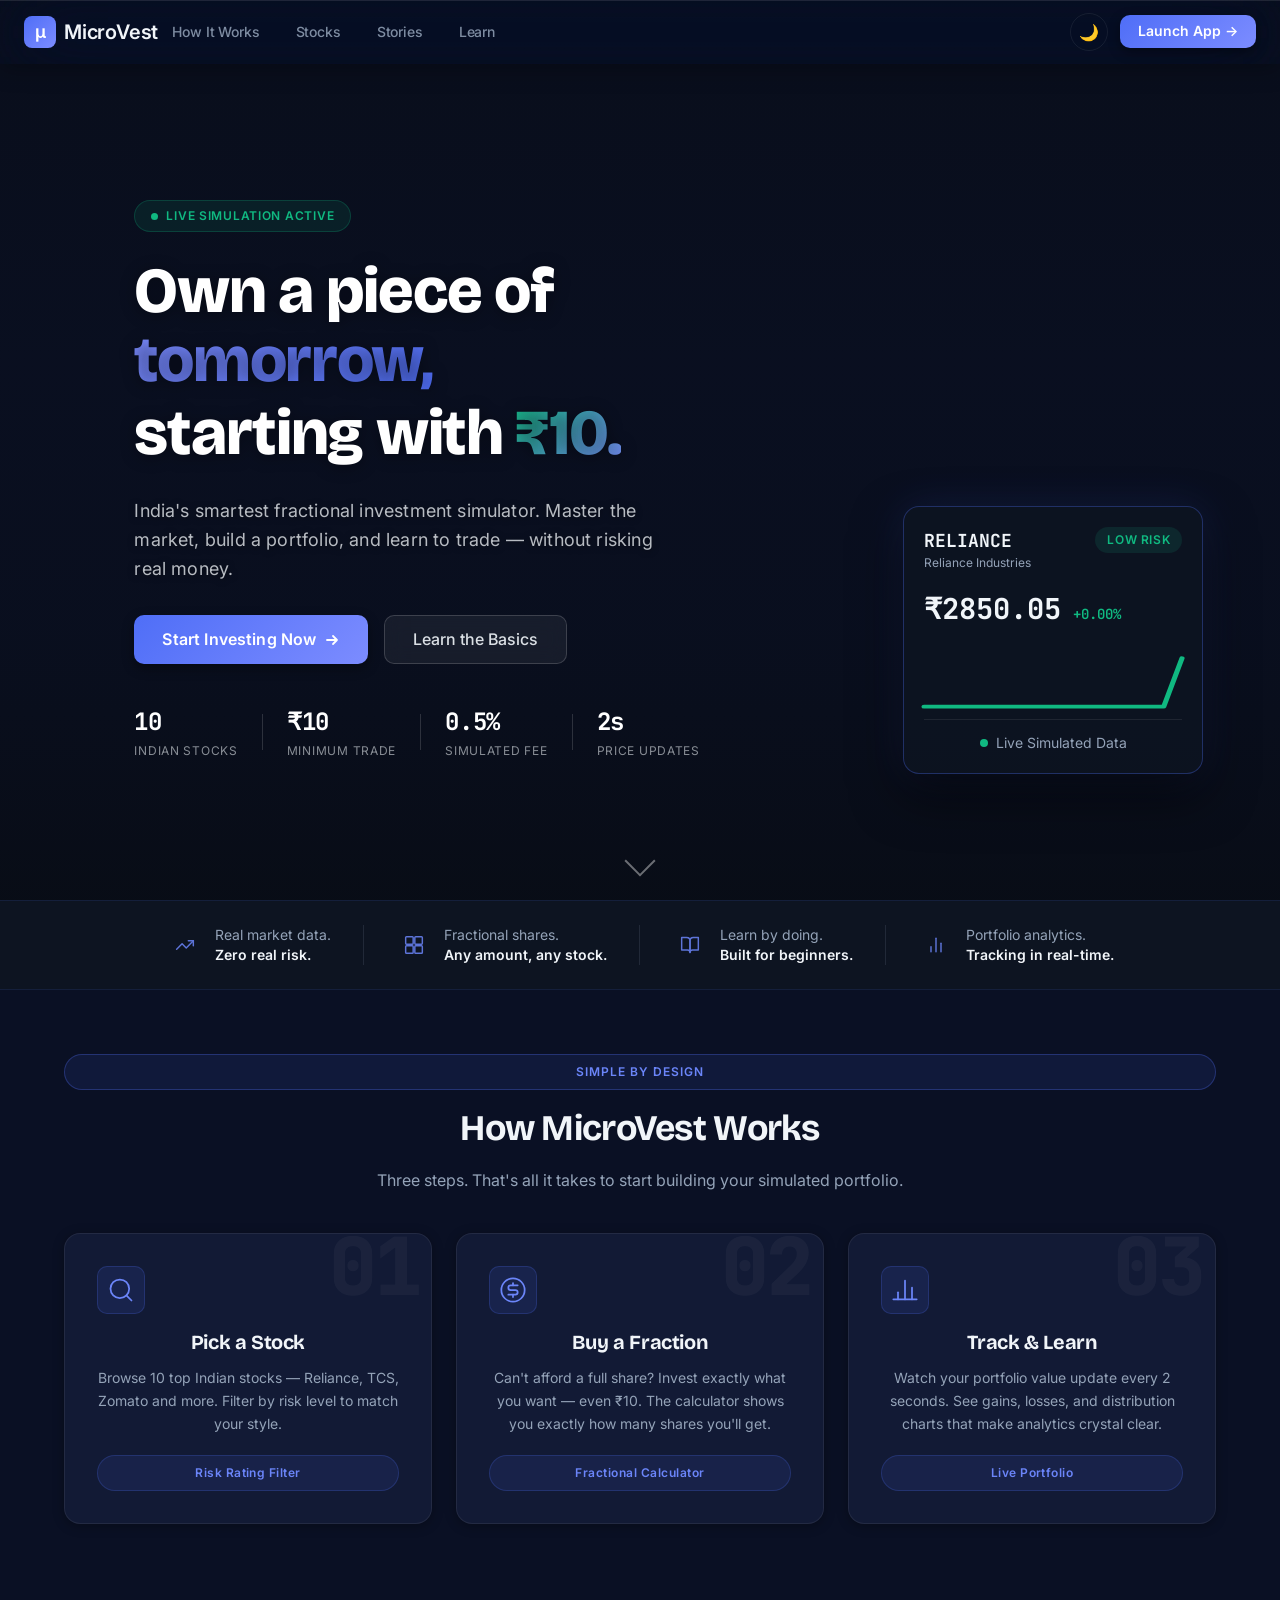
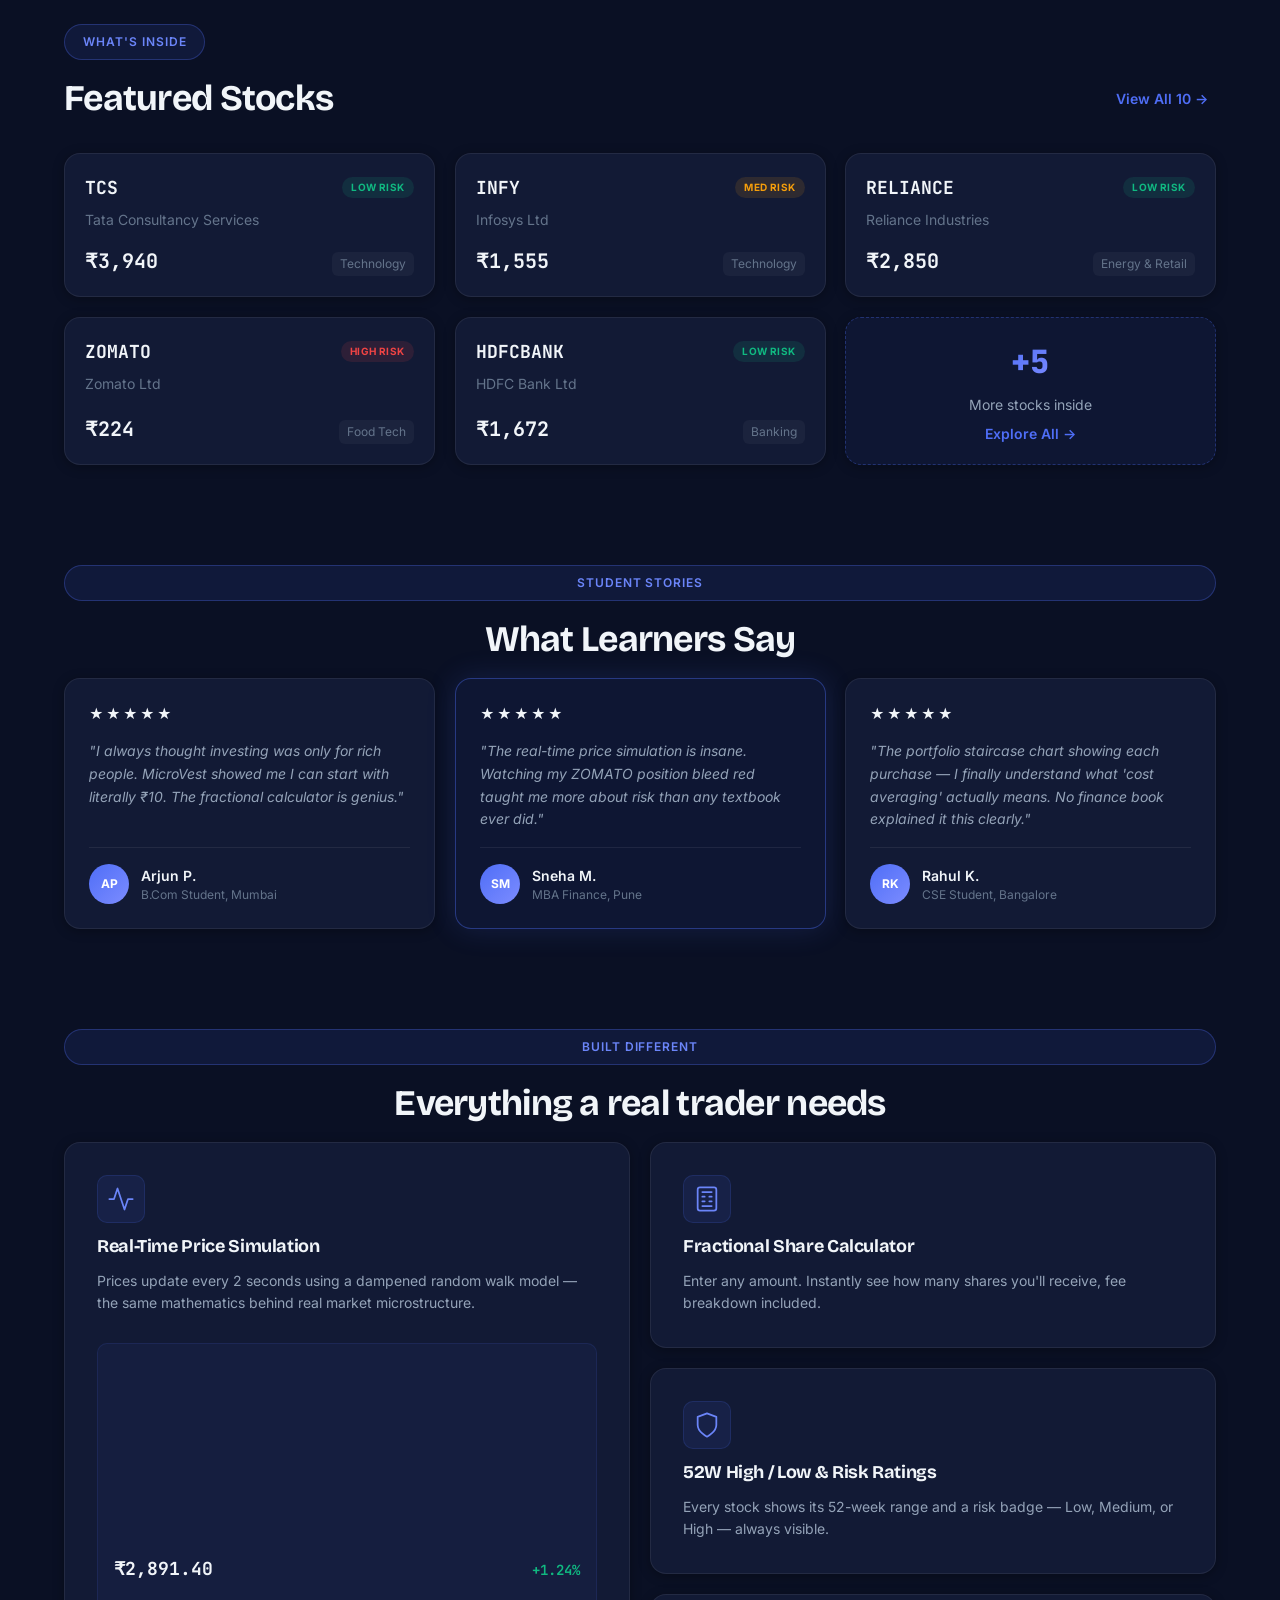
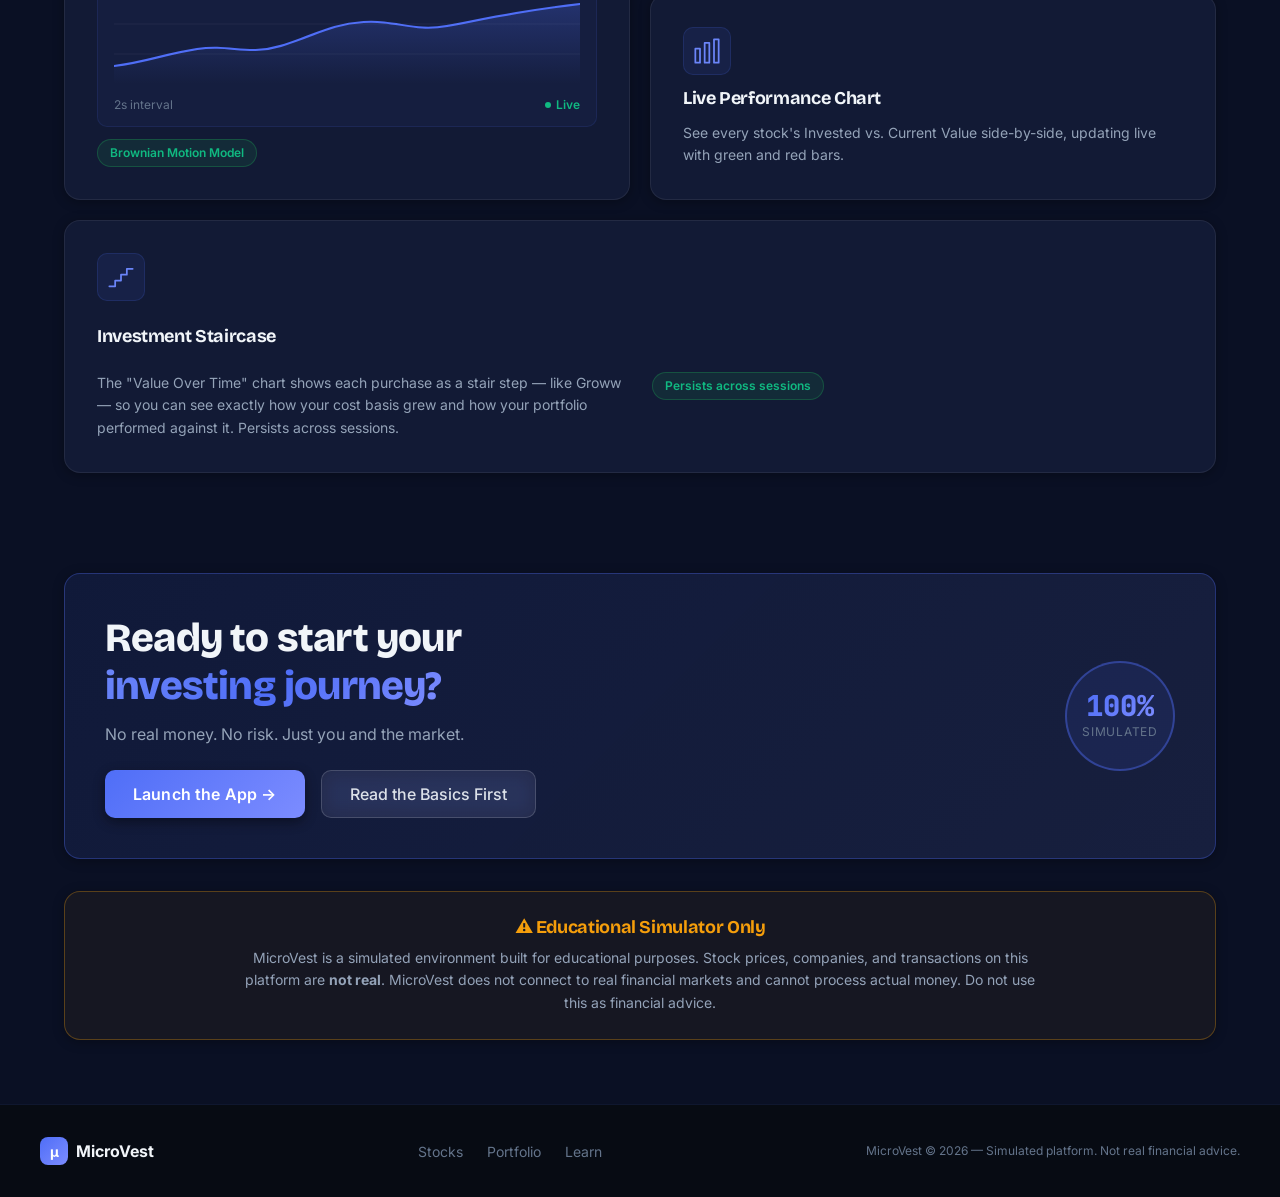
<file: index.html>
<!doctype html>
<html lang="en">
  <head>
    <meta charset="UTF-8" />
    <meta name="viewport" content="width=device-width, initial-scale=1.0" />
    <title>MicroVest — Fractional Stock Investment Simulator</title>
    <meta
      name="description"
      content="Learn to invest in the Indian stock market with MicroVest. Trade fractional shares with zero real risk. Start with just ₹10."
    />
    <link rel="preconnect" href="https://fonts.googleapis.com" />
    <link rel="preconnect" href="https://fonts.gstatic.com" crossorigin />
    <link
      href="https://fonts.googleapis.com/css2?family=Inter:wght@400;500;600;700&family=JetBrains+Mono:wght@400;500;700&display=swap"
      rel="stylesheet"
    />
    <link rel="stylesheet" href="css/variables.css?v=20260315" />
    <link rel="stylesheet" href="css/base.css?v=20260315" />
    <link rel="stylesheet" href="css/components.css?v=20260315" />
    <link rel="stylesheet" href="css/landing.css?v=20260315" />
  </head>
  <body class="page-landing">
    <!-- Mobile nav overlay -->
    <div class="nav-overlay" id="nav-overlay"></div>

    <!-- ══════════════════════════════════════════
         NAVBAR
    ══════════════════════════════════════════ -->
    <nav class="navbar navbar--landing" id="navbar">
      <a href="index.html" class="navbar__brand">
        <span class="navbar__brand-icon">μ</span>
        MicroVest
      </a>

      <!-- Desktop nav links (centre) -->
      <ul class="navbar__links" id="nav-links">
        <li><a href="#how-it-works" class="navbar__link">How It Works</a></li>
        <li><a href="#featured-stocks" class="navbar__link">Stocks</a></li>
        <li><a href="#testimonials" class="navbar__link">Stories</a></li>
        <li><a href="education.html" class="navbar__link">Learn</a></li>
      </ul>

      <!-- Right side actions -->
      <div class="navbar__right">
        <button
          class="theme-toggle"
          id="theme-toggle"
          aria-label="Toggle theme"
          title="Switch theme"
        >
          <span class="theme-icon">🌙</span>
        </button>
        <a href="stocks.html" class="btn btn-primary btn-sm navbar__cta"
          >Launch App →</a
        >
        <button
          class="navbar__hamburger"
          id="nav-toggle"
          aria-label="Toggle navigation"
        >
          <span></span><span></span><span></span>
        </button>
      </div>
    </nav>

    <!-- ══════════════════════════════════════════
         HERO — full-viewport video background
    ══════════════════════════════════════════ -->
    <section class="hero-video-section" id="hero">
      <!-- Background video -->
      <div class="hero-video-wrap">
        <video
          class="hero-video"
          src="4k_Dynamic_Stock_Market_Interface_Video_480P.mp4"
          autoplay
          loop
          muted
          playsinline
          preload="auto"
        ></video>
        <div class="hero-video-overlay"></div>
      </div>

      <!-- Hero content -->
      <div class="hero-content-wrap">
        <div class="hero-pill">
          <span class="hero-pill__dot"></span>
          Live simulation active
        </div>

        <h1 class="hero-headline">
          Own a piece of<br />
          <span class="hero-headline--grad">tomorrow,</span><br />
          starting with <span class="hero-headline--price">₹10.</span>
        </h1>

        <p class="hero-subline">
          India's smartest fractional investment simulator. Master the market,
          build a portfolio, and learn to trade — without risking real money.
        </p>

        <div class="hero-actions">
          <a href="stocks.html" class="btn hero-cta-primary">
            Start Investing Now
            <svg
              width="16"
              height="16"
              viewBox="0 0 16 16"
              fill="none"
              aria-hidden="true"
            >
              <path
                d="M3 8h10M9 4l4 4-4 4"
                stroke="currentColor"
                stroke-width="1.8"
                stroke-linecap="round"
                stroke-linejoin="round"
              />
            </svg>
          </a>
          <a href="education.html" class="btn hero-cta-secondary">
            Learn the Basics
          </a>
        </div>

        <!-- Trust bar -->
        <div class="hero-trust-bar">
          <div class="trust-item">
            <span class="trust-item__num">10</span>
            <span class="trust-item__label">Indian Stocks</span>
          </div>
          <div class="trust-divider"></div>
          <div class="trust-item">
            <span class="trust-item__num">₹10</span>
            <span class="trust-item__label">Minimum Trade</span>
          </div>
          <div class="trust-divider"></div>
          <div class="trust-item">
            <span class="trust-item__num">0.5%</span>
            <span class="trust-item__label">Simulated Fee</span>
          </div>
          <div class="trust-divider"></div>
          <div class="trust-item">
            <span class="trust-item__num">2s</span>
            <span class="trust-item__label">Price Updates</span>
          </div>
        </div>
      </div>

      <!-- Floating live ticker card -->
      <div class="hero-ticker-float glass-card" id="hero-ticker">
        <div class="ticker-preview__header">
          <div class="ticker-info">
            <span class="ticker-symbol">RELIANCE</span>
            <span class="ticker-name">Reliance Industries</span>
          </div>
          <span class="badge badge--low">Low Risk</span>
        </div>
        <div class="ticker-preview__price-row">
          <span class="ticker-price mono" id="hero-price">₹2850.00</span>
          <span class="ticker-change mono text-gain" id="hero-change"
            >+0.00%</span
          >
        </div>
        <div class="ticker-preview__chart">
          <svg viewBox="0 0 100 30" preserveAspectRatio="none">
            <polyline
              id="hero-sparkline"
              fill="none"
              stroke="var(--color-gain)"
              stroke-width="2"
              stroke-linecap="round"
              stroke-linejoin="round"
              points="0,15 100,15"
            ></polyline>
          </svg>
        </div>
        <div class="ticker-preview__footer">
          <div class="live-indicator">
            <span class="live-indicator__dot"></span>
            <span>Live Simulated Data</span>
          </div>
        </div>
      </div>

      <!-- Scroll cue -->
      <div class="hero-scroll-cue" aria-hidden="true"><span></span></div>
    </section>

    <!-- ══════════════════════════════════════════
         HOOK LINES
    ══════════════════════════════════════════ -->
    <section class="hooks-section">
      <div class="hooks-wrap">
        <div class="hook-item">
          <span class="hook-icon">
            <svg
              width="20"
              height="20"
              viewBox="0 0 24 24"
              fill="none"
              stroke="currentColor"
              stroke-width="1.75"
              stroke-linecap="round"
              stroke-linejoin="round"
            >
              <polyline points="22 7 13.5 15.5 8.5 10.5 2 17" />
              <polyline points="16 7 22 7 22 13" />
            </svg>
          </span>
          <p class="hook-text">
            Real market data.<br /><strong>Zero real risk.</strong>
          </p>
        </div>
        <div class="hook-divider"></div>
        <div class="hook-item">
          <span class="hook-icon">
            <svg
              width="20"
              height="20"
              viewBox="0 0 24 24"
              fill="none"
              stroke="currentColor"
              stroke-width="1.75"
              stroke-linecap="round"
              stroke-linejoin="round"
            >
              <rect x="2" y="2" width="9" height="9" rx="1" />
              <rect x="13" y="2" width="9" height="9" rx="1" />
              <rect x="2" y="13" width="9" height="9" rx="1" />
              <rect x="13" y="13" width="9" height="9" rx="1" />
            </svg>
          </span>
          <p class="hook-text">
            Fractional shares.<br /><strong>Any amount, any stock.</strong>
          </p>
        </div>
        <div class="hook-divider"></div>
        <div class="hook-item">
          <span class="hook-icon">
            <svg
              width="20"
              height="20"
              viewBox="0 0 24 24"
              fill="none"
              stroke="currentColor"
              stroke-width="1.75"
              stroke-linecap="round"
              stroke-linejoin="round"
            >
              <path d="M2 3h6a4 4 0 0 1 4 4v14a3 3 0 0 0-3-3H2z" />
              <path d="M22 3h-6a4 4 0 0 0-4 4v14a3 3 0 0 1 3-3h7z" />
            </svg>
          </span>
          <p class="hook-text">
            Learn by doing.<br /><strong>Built for beginners.</strong>
          </p>
        </div>
        <div class="hook-divider"></div>
        <div class="hook-item">
          <span class="hook-icon">
            <svg
              width="20"
              height="20"
              viewBox="0 0 24 24"
              fill="none"
              stroke="currentColor"
              stroke-width="1.75"
              stroke-linecap="round"
              stroke-linejoin="round"
            >
              <line x1="18" y1="20" x2="18" y2="10" />
              <line x1="12" y1="20" x2="12" y2="4" />
              <line x1="6" y1="20" x2="6" y2="14" />
            </svg>
          </span>
          <p class="hook-text">
            Portfolio analytics.<br /><strong>Tracking in real-time.</strong>
          </p>
        </div>
      </div>
    </section>

    <main class="main-content landing-main">
      <!-- ══════════════════════════════════════════
           HOW IT WORKS
      ══════════════════════════════════════════ -->
      <section class="steps-section" id="how-it-works">
        <div class="section-label">Simple by design</div>
        <h2 class="section-title">How MicroVest Works</h2>
        <p class="section-desc">
          Three steps. That's all it takes to start building your simulated
          portfolio.
        </p>
        <div class="steps-grid">
          <div class="step-card glass-card">
            <div class="step-number">01</div>
            <div class="step-icon-wrap">
              <svg
                width="28"
                height="28"
                viewBox="0 0 24 24"
                fill="none"
                stroke="currentColor"
                stroke-width="1.5"
                stroke-linecap="round"
                stroke-linejoin="round"
              >
                <circle cx="11" cy="11" r="8" />
                <line x1="21" y1="21" x2="16.65" y2="16.65" />
              </svg>
            </div>
            <h3>Pick a Stock</h3>
            <p>
              Browse 10 top Indian stocks — Reliance, TCS, Zomato and more.
              Filter by risk level to match your style.
            </p>
            <div class="step-tag">Risk Rating Filter</div>
          </div>
          <div class="step-card glass-card">
            <div class="step-number">02</div>
            <div class="step-icon-wrap">
              <svg
                width="28"
                height="28"
                viewBox="0 0 24 24"
                fill="none"
                stroke="currentColor"
                stroke-width="1.5"
                stroke-linecap="round"
                stroke-linejoin="round"
              >
                <circle cx="12" cy="12" r="10" />
                <path d="M16 8h-6a2 2 0 1 0 0 4h4a2 2 0 1 1 0 4H8" />
                <line x1="12" y1="6" x2="12" y2="8" />
                <line x1="12" y1="16" x2="12" y2="18" />
              </svg>
            </div>
            <h3>Buy a Fraction</h3>
            <p>
              Can't afford a full share? Invest exactly what you want — even
              ₹10. The calculator shows you exactly how many shares you'll get.
            </p>
            <div class="step-tag">Fractional Calculator</div>
          </div>
          <div class="step-card glass-card">
            <div class="step-number">03</div>
            <div class="step-icon-wrap">
              <svg
                width="28"
                height="28"
                viewBox="0 0 24 24"
                fill="none"
                stroke="currentColor"
                stroke-width="1.5"
                stroke-linecap="round"
                stroke-linejoin="round"
              >
                <line x1="18" y1="20" x2="18" y2="10" />
                <line x1="12" y1="20" x2="12" y2="4" />
                <line x1="6" y1="20" x2="6" y2="14" />
                <line x1="2" y1="20" x2="22" y2="20" />
              </svg>
            </div>
            <h3>Track &amp; Learn</h3>
            <p>
              Watch your portfolio value update every 2 seconds. See gains,
              losses, and distribution charts that make analytics crystal clear.
            </p>
            <div class="step-tag">Live Portfolio</div>
          </div>
        </div>
      </section>

      <!-- ══════════════════════════════════════════
           FEATURED STOCKS
      ══════════════════════════════════════════ -->
      <section class="featured-section" id="featured-stocks">
        <div class="section-label">What's inside</div>
        <div class="featured-header">
          <h2 class="section-title" style="margin-bottom: 0">
            Featured Stocks
          </h2>
          <a href="stocks.html" class="btn btn-ghost featured-all-link"
            >View All 10 →</a
          >
        </div>
        <div class="featured-grid">
          <a href="stocks.html" class="featured-card glass-card">
            <div class="f-card-top">
              <span class="f-ticker">TCS</span>
              <span class="f-risk low">Low Risk</span>
            </div>
            <p class="f-name">Tata Consultancy Services</p>
            <div class="f-bottom">
              <span class="f-price">₹3,940</span>
              <span class="f-sector">Technology</span>
            </div>
          </a>
          <a href="stocks.html" class="featured-card glass-card">
            <div class="f-card-top">
              <span class="f-ticker">INFY</span>
              <span class="f-risk medium">Med Risk</span>
            </div>
            <p class="f-name">Infosys Ltd</p>
            <div class="f-bottom">
              <span class="f-price">₹1,555</span>
              <span class="f-sector">Technology</span>
            </div>
          </a>
          <a href="stocks.html" class="featured-card glass-card">
            <div class="f-card-top">
              <span class="f-ticker">RELIANCE</span>
              <span class="f-risk low">Low Risk</span>
            </div>
            <p class="f-name">Reliance Industries</p>
            <div class="f-bottom">
              <span class="f-price">₹2,850</span>
              <span class="f-sector">Energy &amp; Retail</span>
            </div>
          </a>
          <a href="stocks.html" class="featured-card glass-card">
            <div class="f-card-top">
              <span class="f-ticker">ZOMATO</span>
              <span class="f-risk high">High Risk</span>
            </div>
            <p class="f-name">Zomato Ltd</p>
            <div class="f-bottom">
              <span class="f-price">₹224</span>
              <span class="f-sector">Food Tech</span>
            </div>
          </a>
          <a href="stocks.html" class="featured-card glass-card">
            <div class="f-card-top">
              <span class="f-ticker">HDFCBANK</span>
              <span class="f-risk low">Low Risk</span>
            </div>
            <p class="f-name">HDFC Bank Ltd</p>
            <div class="f-bottom">
              <span class="f-price">₹1,672</span>
              <span class="f-sector">Banking</span>
            </div>
          </a>
          <a
            href="stocks.html"
            class="featured-card glass-card featured-card--cta"
          >
            <div class="f-cta-inner">
              <span class="f-cta-icon">+5</span>
              <p>More stocks inside</p>
              <span class="f-cta-link">Explore All →</span>
            </div>
          </a>
        </div>
      </section>

      <!-- ══════════════════════════════════════════
           TESTIMONIALS
      ══════════════════════════════════════════ -->
      <section class="testimonials-section" id="testimonials">
        <div class="section-label">Student stories</div>
        <h2 class="section-title">What Learners Say</h2>
        <div class="testimonials-grid">
          <div class="testimonial-card glass-card">
            <div class="testimonial-stars">★★★★★</div>
            <p class="testimonial-text">
              "I always thought investing was only for rich people. MicroVest
              showed me I can start with literally ₹10. The fractional
              calculator is genius."
            </p>
            <div class="testimonial-author">
              <div class="testimonial-avatar">AP</div>
              <div>
                <div class="testimonial-name">Arjun P.</div>
                <div class="testimonial-role">B.Com Student, Mumbai</div>
              </div>
            </div>
          </div>
          <div class="testimonial-card glass-card testimonial-card--featured">
            <div class="testimonial-stars">★★★★★</div>
            <p class="testimonial-text">
              "The real-time price simulation is insane. Watching my ZOMATO
              position bleed red taught me more about risk than any textbook
              ever did."
            </p>
            <div class="testimonial-author">
              <div class="testimonial-avatar">SM</div>
              <div>
                <div class="testimonial-name">Sneha M.</div>
                <div class="testimonial-role">MBA Finance, Pune</div>
              </div>
            </div>
          </div>
          <div class="testimonial-card glass-card">
            <div class="testimonial-stars">★★★★★</div>
            <p class="testimonial-text">
              "The portfolio staircase chart showing each purchase — I finally
              understand what 'cost averaging' actually means. No finance book
              explained it this clearly."
            </p>
            <div class="testimonial-author">
              <div class="testimonial-avatar">RK</div>
              <div>
                <div class="testimonial-name">Rahul K.</div>
                <div class="testimonial-role">CSE Student, Bangalore</div>
              </div>
            </div>
          </div>
        </div>
      </section>

      <!-- ══════════════════════════════════════════
           FEATURES BENTO
      ══════════════════════════════════════════ -->
      <section class="features-section">
        <div class="section-label">Built different</div>
        <h2 class="section-title">Everything a real trader needs</h2>
        <div class="features-bento">
          <div class="bento-card bento-card--tall glass-card">
            <div class="bento-icon">
              <svg
                width="28"
                height="28"
                viewBox="0 0 24 24"
                fill="none"
                stroke="currentColor"
                stroke-width="1.5"
                stroke-linecap="round"
                stroke-linejoin="round"
              >
                <polyline points="22 12 18 12 15 21 9 3 6 12 2 12" />
              </svg>
            </div>
            <h3>Real-Time Price Simulation</h3>
            <p>
              Prices update every 2 seconds using a dampened random walk model —
              the same mathematics behind real market microstructure.
            </p>
            <!-- Decorative chart fills empty space -->
            <div class="bento-chart-preview">
              <div class="bento-chart-labels">
                <span class="bento-chart-price">&#8377;2,891.40</span>
                <span class="bento-chart-change text-gain">+1.24%</span>
              </div>
              <svg
                class="bento-chart-svg"
                viewBox="0 0 280 90"
                preserveAspectRatio="none"
                fill="none"
              >
                <defs>
                  <linearGradient id="chartFade" x1="0" y1="0" x2="0" y2="1">
                    <stop
                      offset="0%"
                      stop-color="var(--accent-primary)"
                      stop-opacity="0.25"
                    />
                    <stop
                      offset="100%"
                      stop-color="var(--accent-primary)"
                      stop-opacity="0"
                    />
                  </linearGradient>
                </defs>
                <path
                  d="M0,72 C20,68 30,60 50,55 C70,50 80,62 100,52 C120,42 130,30 150,28 C170,26 180,38 200,32 C220,26 240,18 280,10"
                  stroke="var(--accent-primary)"
                  stroke-width="2"
                  stroke-linecap="round"
                />
                <path
                  d="M0,72 C20,68 30,60 50,55 C70,50 80,62 100,52 C120,42 130,30 150,28 C170,26 180,38 200,32 C220,26 240,18 280,10 L280,90 L0,90 Z"
                  fill="url(#chartFade)"
                />
                <!-- Grid lines -->
                <line
                  x1="0"
                  y1="30"
                  x2="280"
                  y2="30"
                  stroke="rgba(255,255,255,0.05)"
                  stroke-width="1"
                />
                <line
                  x1="0"
                  y1="60"
                  x2="280"
                  y2="60"
                  stroke="rgba(255,255,255,0.05)"
                  stroke-width="1"
                />
              </svg>
              <div class="bento-chart-footer">
                <span>2s interval</span>
                <span class="bento-live-dot"><span></span>Live</span>
              </div>
            </div>
            <div class="bento-tag">Brownian Motion Model</div>
          </div>
          <div class="bento-card glass-card">
            <div class="bento-icon">
              <svg
                width="28"
                height="28"
                viewBox="0 0 24 24"
                fill="none"
                stroke="currentColor"
                stroke-width="1.5"
                stroke-linecap="round"
                stroke-linejoin="round"
              >
                <rect x="4" y="2" width="16" height="20" rx="2" />
                <line x1="8" y1="6" x2="16" y2="6" />
                <line x1="8" y1="10" x2="10" y2="10" />
                <line x1="14" y1="10" x2="16" y2="10" />
                <line x1="8" y1="14" x2="10" y2="14" />
                <line x1="14" y1="14" x2="16" y2="14" />
                <line x1="8" y1="18" x2="16" y2="18" />
              </svg>
            </div>
            <h3>Fractional Share Calculator</h3>
            <p>
              Enter any amount. Instantly see how many shares you'll receive,
              fee breakdown included.
            </p>
          </div>
          <div class="bento-card glass-card">
            <div class="bento-icon">
              <svg
                width="28"
                height="28"
                viewBox="0 0 24 24"
                fill="none"
                stroke="currentColor"
                stroke-width="1.5"
                stroke-linecap="round"
                stroke-linejoin="round"
              >
                <path d="M12 22s8-4 8-10V5l-8-3-8 3v7c0 6 8 10 8 10z" />
              </svg>
            </div>
            <h3>52W High / Low &amp; Risk Ratings</h3>
            <p>
              Every stock shows its 52-week range and a risk badge — Low,
              Medium, or High — always visible.
            </p>
          </div>
          <div class="bento-card glass-card">
            <div class="bento-icon">
              <svg
                width="28"
                height="28"
                viewBox="0 0 24 24"
                fill="none"
                stroke="currentColor"
                stroke-width="1.5"
                stroke-linecap="round"
                stroke-linejoin="round"
              >
                <rect x="2" y="10" width="4" height="12" />
                <rect x="10" y="5" width="4" height="17" />
                <rect x="18" y="2" width="4" height="20" />
              </svg>
            </div>
            <h3>Live Performance Chart</h3>
            <p>
              See every stock's Invested vs. Current Value side-by-side,
              updating live with green and red bars.
            </p>
          </div>
          <div class="bento-card bento-card--wide glass-card">
            <div class="bento-icon">
              <svg
                width="28"
                height="28"
                viewBox="0 0 24 24"
                fill="none"
                stroke="currentColor"
                stroke-width="1.5"
                stroke-linecap="round"
                stroke-linejoin="round"
              >
                <polyline points="2 20 7 20 7 15 12 15 12 10 17 10 17 5 22 5" />
              </svg>
            </div>
            <h3>Investment Staircase</h3>
            <p>
              The "Value Over Time" chart shows each purchase as a stair step —
              like Groww — so you can see exactly how your cost basis grew and
              how your portfolio performed against it. Persists across sessions.
            </p>
            <div class="bento-tag">Persists across sessions</div>
          </div>
        </div>
      </section>

      <!-- ══════════════════════════════════════════
           FINAL CTA BANNER
      ══════════════════════════════════════════ -->
      <section class="cta-banner glass-card">
        <div class="cta-banner__content">
          <h2 class="cta-banner__title">
            Ready to start your<br /><span class="text-gradient"
              >investing journey?</span
            >
          </h2>
          <p class="cta-banner__sub">
            No real money. No risk. Just you and the market.
          </p>
          <div class="cta-banner__actions">
            <a href="stocks.html" class="btn hero-cta-primary"
              >Launch the App →</a
            >
            <a href="education.html" class="btn hero-cta-secondary"
              >Read the Basics First</a
            >
          </div>
        </div>
        <div class="cta-banner__badge">
          <div class="cta-badge-ring">
            <span>100%</span>
            <small>Simulated</small>
          </div>
        </div>
      </section>

      <!-- Disclaimer -->
      <section class="disclaimer-section glass-card">
        <h3>⚠️ Educational Simulator Only</h3>
        <p>
          MicroVest is a simulated environment built for educational purposes.
          Stock prices, companies, and transactions on this platform are
          <strong>not real</strong>. MicroVest does not connect to real
          financial markets and cannot process actual money. Do not use this as
          financial advice.
        </p>
      </section>
    </main>

    <!-- Footer -->
    <footer class="footer footer--landing">
      <div class="footer__inner">
        <div class="footer__brand">
          <span
            class="navbar__brand-icon"
            style="width: 28px; height: 28px; font-size: 14px"
            >μ</span
          >
          <span>MicroVest</span>
        </div>
        <div class="footer__links">
          <a href="stocks.html">Stocks</a>
          <a href="portfolio.html">Portfolio</a>
          <a href="education.html">Learn</a>
        </div>
        <p class="footer__copy">
          MicroVest &copy; 2026 — Simulated platform. Not real financial advice.
        </p>
      </div>
    </footer>

    <script src="js/landing.js"></script>
  </body>
</html>
</file>
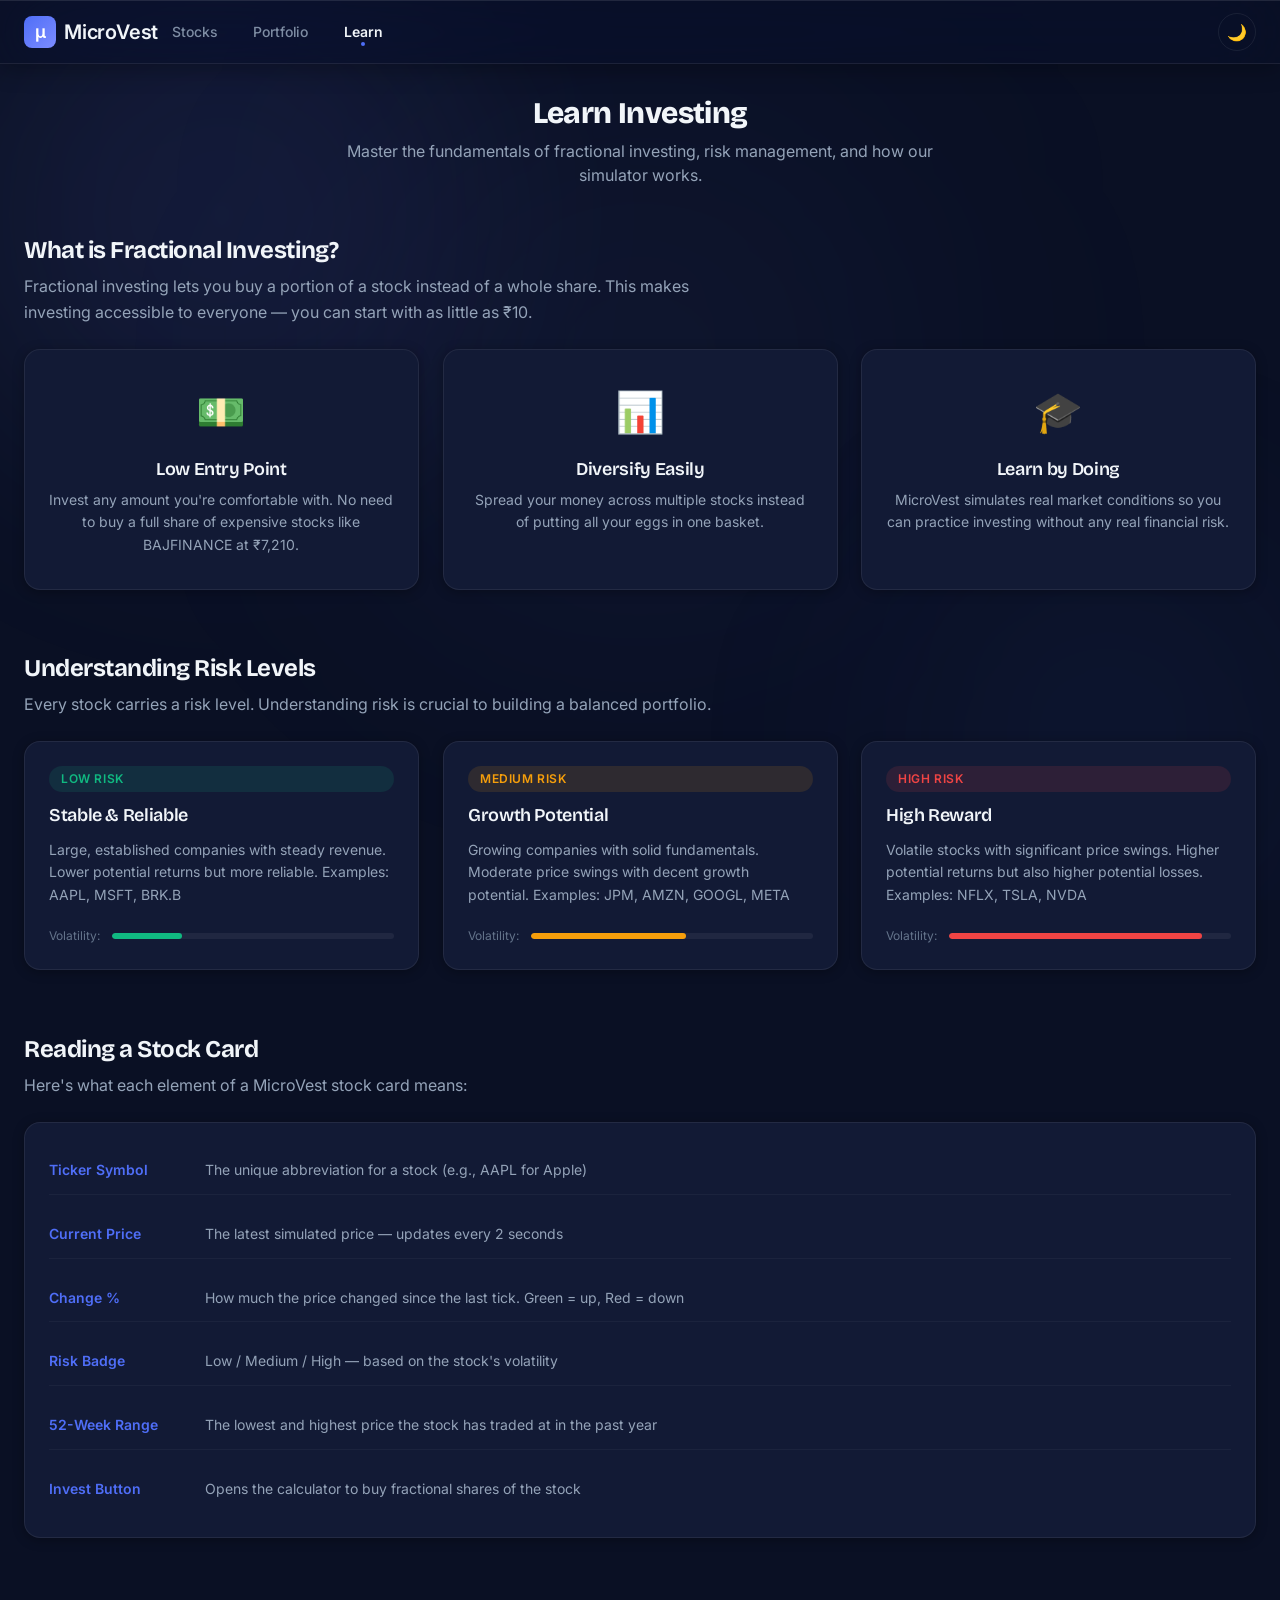
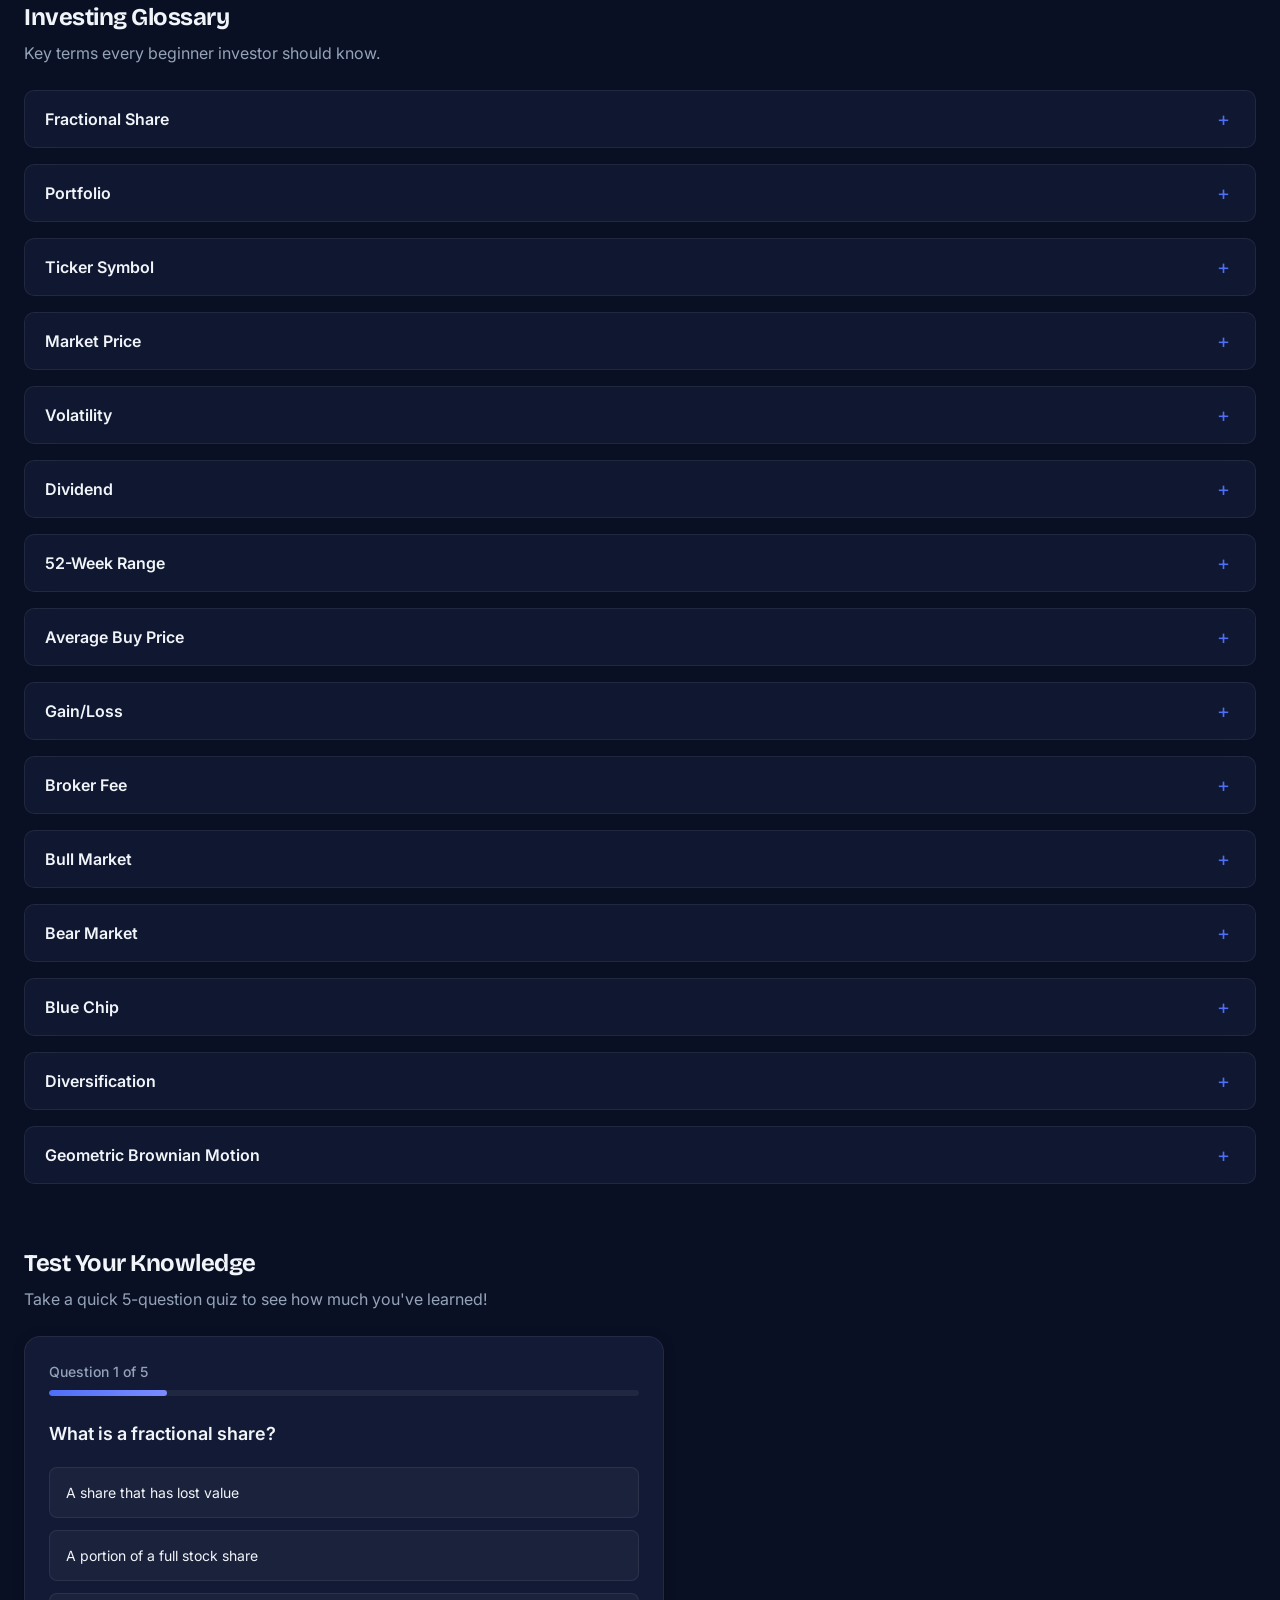
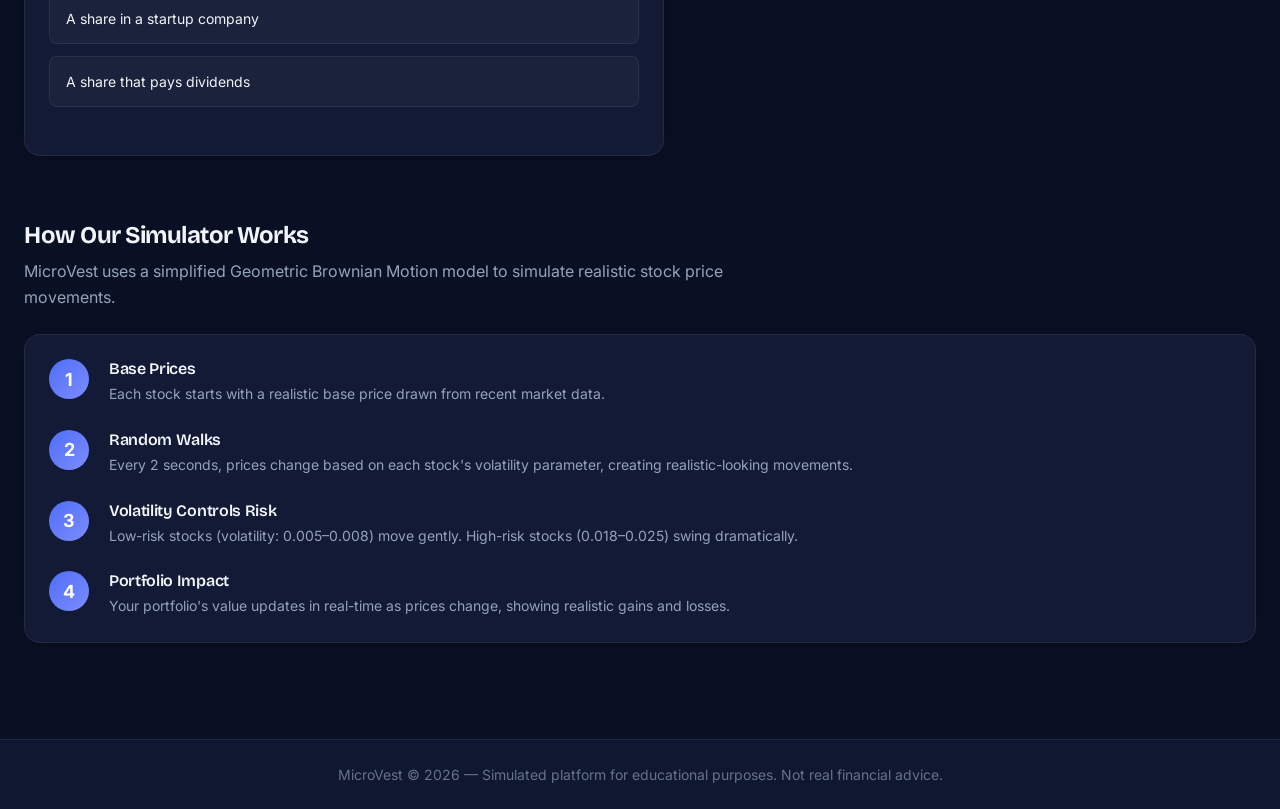
<file: education.html>
<!doctype html>
<html lang="en">
  <head>
    <meta charset="UTF-8" />
    <meta name="viewport" content="width=device-width, initial-scale=1.0" />
    <title>MicroVest — Learn Investing</title>
    <meta
      name="description"
      content="Learn about fractional investing, risk management, and stock market basics with MicroVest's educational modules."
    />
    <link rel="preconnect" href="https://fonts.googleapis.com" />
    <link rel="preconnect" href="https://fonts.gstatic.com" crossorigin />
    <link
      href="https://fonts.googleapis.com/css2?family=Inter:wght@400;500;600;700&family=JetBrains+Mono:wght@400;500&display=swap"
      rel="stylesheet"
    />
    <link rel="stylesheet" href="css/variables.css?v=20260315" />
    <link rel="stylesheet" href="css/base.css?v=20260315" />
    <link rel="stylesheet" href="css/components.css?v=20260315" />
    <link rel="stylesheet" href="css/education.css?v=20260315" />
  </head>
  <body class="page-education">
    <!-- Aurora Background -->
    <div class="aurora-bg"><div class="aurora-blob"></div></div>
    <!-- Mobile nav overlay -->
    <div class="nav-overlay" id="nav-overlay"></div>

    <!-- Navbar -->
    <nav class="navbar" id="navbar">
      <a href="stocks.html" class="navbar__brand">
        <span class="navbar__brand-icon">μ</span>
        MicroVest
      </a>
      <ul class="navbar__links" id="nav-links">
        <li><a href="stocks.html" class="navbar__link">Stocks</a></li>
        <li><a href="portfolio.html" class="navbar__link">Portfolio</a></li>
        <li>
          <a href="education.html" class="navbar__link navbar__link--active"
            >Learn</a
          >
        </li>
      </ul>
      <div class="navbar__right">
        <button
          class="theme-toggle"
          id="theme-toggle"
          aria-label="Toggle theme"
          title="Switch theme"
        >
          <span class="theme-icon">🌙</span>
        </button>
        <button
          class="navbar__hamburger"
          id="nav-toggle"
          aria-label="Toggle navigation"
        >
          <span></span><span></span><span></span>
        </button>
      </div>
    </nav>

    <main class="main-content">
      <!-- Hero -->
      <header class="section-header edu-hero">
        <h1 class="section-header__title">Learn Investing</h1>
        <p class="section-header__subtitle">
          Master the fundamentals of fractional investing, risk management, and
          how our simulator works.
        </p>
      </header>

      <!-- Section 1: What is Fractional Investing? -->
      <section class="edu-section" id="fractional-intro">
        <h2 class="edu-section__title">What is Fractional Investing?</h2>
        <p class="edu-section__desc">
          Fractional investing lets you buy a portion of a stock instead of a
          whole share. This makes investing accessible to everyone — you can
          start with as little as ₹10.
        </p>
        <div class="edu-cards-grid">
          <div class="edu-card glass-card">
            <div class="edu-card__icon">💵</div>
            <h3 class="edu-card__title">Low Entry Point</h3>
            <p class="edu-card__text">
              Invest any amount you're comfortable with. No need to buy a full
              share of expensive stocks like BAJFINANCE at ₹7,210.
            </p>
          </div>
          <div class="edu-card glass-card">
            <div class="edu-card__icon">📊</div>
            <h3 class="edu-card__title">Diversify Easily</h3>
            <p class="edu-card__text">
              Spread your money across multiple stocks instead of putting all
              your eggs in one basket.
            </p>
          </div>
          <div class="edu-card glass-card">
            <div class="edu-card__icon">🎓</div>
            <h3 class="edu-card__title">Learn by Doing</h3>
            <p class="edu-card__text">
              MicroVest simulates real market conditions so you can practice
              investing without any real financial risk.
            </p>
          </div>
        </div>
      </section>

      <!-- Section 2: Understanding Risk -->
      <section class="edu-section" id="risk-guide">
        <h2 class="edu-section__title">Understanding Risk Levels</h2>
        <p class="edu-section__desc">
          Every stock carries a risk level. Understanding risk is crucial to
          building a balanced portfolio.
        </p>
        <div class="risk-guide-grid">
          <div class="risk-card glass-card">
            <span class="badge badge--low">Low Risk</span>
            <h3 class="risk-card__title">Stable & Reliable</h3>
            <p class="risk-card__text">
              Large, established companies with steady revenue. Lower potential
              returns but more reliable. Examples: AAPL, MSFT, BRK.B
            </p>
            <div class="risk-card__volatility">
              <span>Volatility:</span>
              <div class="risk-card__bar">
                <div
                  class="risk-card__bar-fill risk-card__bar-fill--low"
                  style="width: 25%"
                ></div>
              </div>
            </div>
          </div>
          <div class="risk-card glass-card">
            <span class="badge badge--medium">Medium Risk</span>
            <h3 class="risk-card__title">Growth Potential</h3>
            <p class="risk-card__text">
              Growing companies with solid fundamentals. Moderate price swings
              with decent growth potential. Examples: JPM, AMZN, GOOGL, META
            </p>
            <div class="risk-card__volatility">
              <span>Volatility:</span>
              <div class="risk-card__bar">
                <div
                  class="risk-card__bar-fill risk-card__bar-fill--medium"
                  style="width: 55%"
                ></div>
              </div>
            </div>
          </div>
          <div class="risk-card glass-card">
            <span class="badge badge--high">High Risk</span>
            <h3 class="risk-card__title">High Reward</h3>
            <p class="risk-card__text">
              Volatile stocks with significant price swings. Higher potential
              returns but also higher potential losses. Examples: NFLX, TSLA,
              NVDA
            </p>
            <div class="risk-card__volatility">
              <span>Volatility:</span>
              <div class="risk-card__bar">
                <div
                  class="risk-card__bar-fill risk-card__bar-fill--high"
                  style="width: 90%"
                ></div>
              </div>
            </div>
          </div>
        </div>
      </section>

      <!-- Section 3: Reading a Stock Card -->
      <section class="edu-section" id="stock-card-guide">
        <h2 class="edu-section__title">Reading a Stock Card</h2>
        <p class="edu-section__desc">
          Here's what each element of a MicroVest stock card means:
        </p>
        <div class="card-diagram glass-card">
          <div class="card-diagram__item">
            <span class="card-diagram__label">Ticker Symbol</span>
            <span class="card-diagram__desc"
              >The unique abbreviation for a stock (e.g., AAPL for Apple)</span
            >
          </div>
          <div class="card-diagram__item">
            <span class="card-diagram__label">Current Price</span>
            <span class="card-diagram__desc"
              >The latest simulated price — updates every 2 seconds</span
            >
          </div>
          <div class="card-diagram__item">
            <span class="card-diagram__label">Change %</span>
            <span class="card-diagram__desc"
              >How much the price changed since the last tick. Green = up, Red =
              down</span
            >
          </div>
          <div class="card-diagram__item">
            <span class="card-diagram__label">Risk Badge</span>
            <span class="card-diagram__desc"
              >Low / Medium / High — based on the stock's volatility</span
            >
          </div>
          <div class="card-diagram__item">
            <span class="card-diagram__label">52-Week Range</span>
            <span class="card-diagram__desc"
              >The lowest and highest price the stock has traded at in the past
              year</span
            >
          </div>
          <div class="card-diagram__item">
            <span class="card-diagram__label">Invest Button</span>
            <span class="card-diagram__desc"
              >Opens the calculator to buy fractional shares of the stock</span
            >
          </div>
        </div>
      </section>

      <!-- Section 4: Glossary Accordion -->
      <section class="edu-section" id="glossary">
        <h2 class="edu-section__title">Investing Glossary</h2>
        <p class="edu-section__desc">
          Key terms every beginner investor should know.
        </p>
        <div class="glossary-accordion" id="glossary-accordion">
          <!-- 15 terms rendered by JS -->
        </div>
      </section>

      <!-- Section 5: Quiz -->
      <section class="edu-section" id="quiz-section">
        <h2 class="edu-section__title">Test Your Knowledge</h2>
        <p class="edu-section__desc">
          Take a quick 5-question quiz to see how much you've learned!
        </p>
        <div class="quiz-container glass-card" id="quiz-container">
          <div class="quiz-progress" id="quiz-progress">
            <span id="quiz-progress-text">Question 1 of 5</span>
            <div class="quiz-progress__bar">
              <div
                class="quiz-progress__fill"
                id="quiz-progress-fill"
                style="width: 20%"
              ></div>
            </div>
          </div>
          <div id="quiz-question-area">
            <!-- Question rendered by JS -->
          </div>
        </div>
      </section>

      <!-- Section 6: How the Simulator Works -->
      <section class="edu-section" id="simulator-explainer">
        <h2 class="edu-section__title">How Our Simulator Works</h2>
        <p class="edu-section__desc">
          MicroVest uses a simplified Geometric Brownian Motion model to
          simulate realistic stock price movements.
        </p>
        <div class="sim-explainer glass-card">
          <div class="sim-explainer__step">
            <div class="sim-explainer__number">1</div>
            <div>
              <h3 class="sim-explainer__title">Base Prices</h3>
              <p class="sim-explainer__text">
                Each stock starts with a realistic base price drawn from recent
                market data.
              </p>
            </div>
          </div>
          <div class="sim-explainer__step">
            <div class="sim-explainer__number">2</div>
            <div>
              <h3 class="sim-explainer__title">Random Walks</h3>
              <p class="sim-explainer__text">
                Every 2 seconds, prices change based on each stock's volatility
                parameter, creating realistic-looking movements.
              </p>
            </div>
          </div>
          <div class="sim-explainer__step">
            <div class="sim-explainer__number">3</div>
            <div>
              <h3 class="sim-explainer__title">Volatility Controls Risk</h3>
              <p class="sim-explainer__text">
                Low-risk stocks (volatility: 0.005–0.008) move gently. High-risk
                stocks (0.018–0.025) swing dramatically.
              </p>
            </div>
          </div>
          <div class="sim-explainer__step">
            <div class="sim-explainer__number">4</div>
            <div>
              <h3 class="sim-explainer__title">Portfolio Impact</h3>
              <p class="sim-explainer__text">
                Your portfolio's value updates in real-time as prices change,
                showing realistic gains and losses.
              </p>
            </div>
          </div>
        </div>
      </section>
    </main>

    <!-- Footer -->
    <footer class="footer">
      <p>
        MicroVest &copy; 2026 — Simulated platform for educational purposes. Not
        real financial advice.
      </p>
    </footer>

    <script src="js/education.js"></script>
  </body>
</html>
</file>
<file: css/variables.css>
/* ============================================
   MicroVest — Design System v4.0
   Calm · Trustworthy · Premium · Readable
   ============================================ */

/* ── Font Imports ── */
@import url("https://fonts.googleapis.com/css2?family=Bricolage+Grotesque:opsz,wght@12..96,400;12..96,600;12..96,700;12..96,800&family=Inter:wght@400;500;600;700&family=Inter+Mono:wght@400;500;600&display=swap");

:root {
  /* ════════════════════════════════════════
     BACKGROUND LAYERS — Deep Navy
     Navy adds richness; pure black feels empty
  ════════════════════════════════════════ */
  --bg-primary:        #0A1024;   /* Base page background */
  --bg-secondary:      #0E1530;   /* Subtle zone separation */
  --bg-surface:        #121A35;   /* Cards, panels */
  --bg-elevated:       #1B2552;   /* Dropdowns, modals, inputs above surface */
  --bg-overlay:        rgba(10, 16, 36, 0.92);   /* Navbar frosted glass */
  --bg-overlay-dark:   rgba(7, 11, 26, 0.80);    /* Modal backdrops */

  /* ════════════════════════════════════════
     ACCENT COLORS — Restrained, not dominant
  ════════════════════════════════════════ */
  --accent-primary:    #4F6EF7;   /* Indigo blue — trustworthy, Stripe-adjacent */
  --accent-secondary:  #7C8CFF;   /* Lighter indigo for gradients */
  --accent-premium:    #F5B942;   /* Amber gold — premium / achievement only */

  /* RGB versions for rgba() compositions */
  --accent-primary-rgb:   79, 110, 247;
  --accent-secondary-rgb: 124, 140, 255;
  --accent-premium-rgb:   245, 185, 66;

  /* Hover / dim variants */
  --accent-primary-hover:  #6B85F9;
  --accent-primary-dim:    #3B56D4;

  /* ── Legacy aliases (backward compat with existing CSS) ── */
  --primary:             var(--accent-primary);
  --primary-hover:       var(--accent-primary-hover);
  --primary-dim:         var(--accent-primary-dim);
  --primary-rgb:         var(--accent-primary-rgb);
  --secondary:           var(--accent-secondary);
  --secondary-hover:     #9099FF;
  --secondary-rgb:       var(--accent-secondary-rgb);
  --accent-glow:         rgba(79, 110, 247, 0.22);
  --accent-hover:        var(--accent-primary-hover);

  /* ════════════════════════════════════════
     FINANCIAL SEMANTIC COLORS
  ════════════════════════════════════════ */
  --success:           #10B981;   /* Emerald — gain / positive */
  --success-bg:        rgba(16, 185, 129, 0.10);
  --success-border:    rgba(16, 185, 129, 0.22);
  --danger:            #EF4444;   /* Red — loss / negative */
  --danger-bg:         rgba(239, 68, 68, 0.10);
  --danger-border:     rgba(239, 68, 68, 0.22);
  --danger-hover:      #DC2626;

  /* ── Legacy finance aliases ── */
  --color-gain:        var(--success);
  --color-gain-bg:     var(--success-bg);
  --color-gain-border: var(--success-border);
  --color-loss:        var(--danger);
  --color-loss-bg:     var(--danger-bg);
  --color-loss-border: var(--danger-border);
  --color-loss-hover:  var(--danger-hover);
  --color-neutral:     #F59E0B;
  --color-neutral-bg:  rgba(245, 158, 11, 0.10);

  /* Risk badges */
  --risk-low:          #10B981;
  --risk-low-bg:       rgba(16, 185, 129, 0.12);
  --risk-medium:       #F59E0B;
  --risk-medium-bg:    rgba(245, 158, 11, 0.12);
  --risk-high:         #EF4444;
  --risk-high-bg:      rgba(239, 68, 68, 0.12);

  /* ════════════════════════════════════════
     TYPOGRAPHY COLORS
  ════════════════════════════════════════ */
  --text-primary:      #F1F5F9;   /* Near-white — WCAG AAA on bg-primary */
  --text-secondary:    #94A3B8;   /* Slate — WCAG AA on bg-primary */
  --text-muted:        #64748B;   /* Muted labels (use sparingly) */
  --text-inverse:      #0A1024;   /* Dark text on light surfaces */
  --text-white:        #FFFFFF;

  /* ════════════════════════════════════════
     BORDERS & DIVIDERS
  ════════════════════════════════════════ */
  --border-subtle:     rgba(255, 255, 255, 0.07);   /* Cards, panels */
  --border-default:    rgba(255, 255, 255, 0.12);   /* Controls, inputs */
  --border-hover:      rgba(79, 110, 247, 0.40);    /* Focus / hover states */
  --border-active:     rgba(79, 110, 247, 0.65);    /* Active selection */
  --border-white-faint: rgba(255, 255, 255, 0.06);
  --border-white-mid:   rgba(255, 255, 255, 0.12);

  /* Glass tokens — kept for components that use them */
  --glass-bg:          rgba(18, 26, 53, 0.78);
  --glass-bg-hover:    rgba(27, 37, 82, 0.90);
  --glass-border:      var(--border-subtle);
  --glass-border-hover: var(--border-hover);
  --glass-blur:        16px;
  --glass-blur-heavy:  24px;

  /* Aurora — subtle; for bg ambient only, NOT visible blobs */
  --aurora-1:          rgba(79, 110, 247, 0.12);
  --aurora-2:          rgba(124, 140, 255, 0.09);
  --aurora-3:          rgba(79, 110, 247, 0.07);
  --aurora-4:          rgba(60, 90, 200, 0.05);

  /* ════════════════════════════════════════
     SHADOWS
  ════════════════════════════════════════ */
  --shadow-sm:   0 1px 2px rgba(0, 0, 0, 0.35);
  --shadow-md:   0 4px 12px rgba(0, 0, 0, 0.40);
  --shadow-lg:   0 10px 24px rgba(0, 0, 0, 0.45);
  --shadow-xl:   0 20px 40px rgba(0, 0, 0, 0.50);
  --shadow-glow: 0 4px 16px rgba(79, 110, 247, 0.22);   /* Subtle only */
  --shadow-glow-sm: 0 2px 8px rgba(79, 110, 247, 0.16);
  --shadow-card: 0 2px 12px rgba(0, 0, 0, 0.30);

  /* ════════════════════════════════════════
     TYPOGRAPHY — Professional Fintech Stack
  ════════════════════════════════════════ */

  /* Bricolage Grotesque — confident, warm display font for headings */
  --font-display:  "Bricolage Grotesque", "Inter", sans-serif;

  /* Inter — the industry-standard UI / body font */
  --font-primary:  "Inter", -apple-system, BlinkMacSystemFont, "Segoe UI", sans-serif;

  /* Inter Mono — tabular financial data alignment */
  --font-mono:     "Inter Mono", "JetBrains Mono", "Fira Code", monospace;

  /* ── Type Scale ── */
  --text-xs:    0.75rem;    /* 12px */
  --text-sm:    0.875rem;   /* 14px */
  --text-base:  1rem;       /* 16px */
  --text-lg:    1.125rem;   /* 18px */
  --text-xl:    1.25rem;    /* 20px */
  --text-2xl:   1.5rem;     /* 24px */
  --text-3xl:   1.875rem;   /* 30px */
  --text-4xl:   2.25rem;    /* 36px */
  --text-5xl:   4rem;       /* 64px — hero scale */

  /* ── Weights ── */
  --font-normal:    400;
  --font-medium:    500;
  --font-semibold:  600;
  --font-bold:      700;
  --font-extrabold: 800;

  /* ── Leading ── */
  --leading-tight:   1.15;
  --leading-snug:    1.25;
  --leading-normal:  1.5;
  --leading-relaxed: 1.625;

  /* ── Tracking ── */
  --tracking-tight:  -0.02em;   /* Tasteful — not extreme */
  --tracking-snug:   -0.01em;
  --tracking-normal:  0em;
  --tracking-wide:    0.04em;
  --tracking-wider:   0.08em;

  /* ════════════════════════════════════════
     SPACING — 8px grid
  ════════════════════════════════════════ */
  --space-1:   0.25rem;   /* 4px */
  --space-2:   0.5rem;    /* 8px */
  --space-3:   0.75rem;   /* 12px */
  --space-4:   1rem;      /* 16px */
  --space-5:   1.25rem;   /* 20px */
  --space-6:   1.5rem;    /* 24px */
  --space-8:   2rem;      /* 32px */
  --space-10:  2.5rem;    /* 40px */
  --space-12:  3rem;      /* 48px */
  --space-16:  4rem;      /* 64px */
  --space-20:  5rem;      /* 80px */

  /* ════════════════════════════════════════
     BORDER RADIUS
  ════════════════════════════════════════ */
  --radius-sm:   6px;
  --radius-md:   8px;
  --radius-lg:   10px;    /* Buttons use this — rounded rect, not pill */
  --radius-xl:   16px;    /* Cards */
  --radius-2xl:  20px;
  --radius-full: 9999px;  /* Badges only */

  /* ════════════════════════════════════════
     TRANSITIONS
  ════════════════════════════════════════ */
  --transition-fast:   150ms ease;
  --transition-base:   220ms ease;
  --transition-slow:   350ms ease;
  --transition-spring: 450ms cubic-bezier(0.34, 1.56, 0.64, 1);

  /* ════════════════════════════════════════
     LAYOUT
  ════════════════════════════════════════ */
  --max-width:      1280px;
  --navbar-height:  64px;
}

/* ════════════════════════════════════════════
   LIGHT THEME — Premium Fintech Canvas
   Soft neutral base · White cards · Clear hierarchy
════════════════════════════════════════════ */
:root[data-theme="light"] {
  /* ── Background layers ── */
  --bg-primary:        #F4F6FA;   /* Soft neutral canvas — never pure white */
  --bg-secondary:      #EEF1F8;
  --bg-surface:        #FFFFFF;   /* Cards float off the canvas */
  --bg-elevated:       #FFFFFF;   /* Dropdowns, modals */
  --bg-overlay:        rgba(255, 255, 255, 0.97);   /* Navbar: solid white */
  --bg-overlay-dark:   rgba(15, 23, 42, 0.30);

  /* ── Text hierarchy ── */
  --text-primary:      #0F172A;   /* Deep ink — WCAG AAA on white */
  --text-secondary:    #475569;   /* Slate 600 — clear but calm */
  --text-muted:        #94A3B8;   /* Slate 400 — metadata / labels */
  --text-inverse:      #FFFFFF;

  /* ── Accent — same vibrance as dark mode ── */
  --accent-primary:        #4F6EF7;
  --accent-secondary:      #7C8CFF;
  --accent-premium:        #F5B942;
  --accent-primary-hover:  #6B85F9;
  --accent-primary-dim:    #3B56D4;
  --accent-primary-rgb:    79, 110, 247;
  --accent-secondary-rgb:  124, 140, 255;
  --accent-premium-rgb:    245, 185, 66;
  --accent-glow:           rgba(79, 110, 247, 0.14);
  --accent-hover:          #6B85F9;

  --primary:           var(--accent-primary);
  --primary-hover:     var(--accent-primary-hover);
  --primary-dim:       var(--accent-primary-dim);
  --primary-rgb:       var(--accent-primary-rgb);
  --secondary:         var(--accent-secondary);
  --secondary-hover:   #9099FF;
  --secondary-rgb:     var(--accent-secondary-rgb);

  /* ── Borders — use HEX so cards have clear edge ── */
  --border-subtle:      #E2E8F0;   /* Slate 200: visible but calm */
  --border-default:     #CBD5E1;   /* Slate 300: inputs, dividers */
  --border-hover:       rgba(79, 110, 247, 0.40);
  --border-active:      rgba(79, 110, 247, 0.65);
  --border-white-faint: rgba(79, 110, 247, 0.06);
  --border-white-mid:   rgba(79, 110, 247, 0.14);

  /* Glass tokens — white-surfaced */
  --glass-bg:          rgba(255, 255, 255, 0.92);
  --glass-bg-hover:    rgba(255, 255, 255, 1);
  --glass-border:      var(--border-subtle);
  --glass-border-hover: var(--border-hover);

  /* Aurora — extremely subtle, just a hint of indigo */
  --aurora-1: rgba(79, 110, 247, 0.06);
  --aurora-2: rgba(124, 140, 255, 0.04);
  --aurora-3: rgba(79, 110, 247, 0.03);
  --aurora-4: rgba(59, 86, 212, 0.02);

  /* ── Shadows — warm-neutral, no blue tint ── */
  --shadow-sm:    0 1px 2px rgba(0, 0, 0, 0.05);
  --shadow-md:    0 4px 12px rgba(0, 0, 0, 0.08);
  --shadow-lg:    0 10px 24px rgba(0, 0, 0, 0.10);
  --shadow-xl:    0 20px 40px rgba(0, 0, 0, 0.12);
  --shadow-glow:  0 4px 16px rgba(79, 110, 247, 0.18);
  --shadow-glow-sm: 0 2px 8px rgba(79, 110, 247, 0.12);
  /* Card shadow: spec-defined layered lift */
  --shadow-card:
    0 1px 3px rgba(0, 0, 0, 0.08),
    0 1px 2px rgba(0, 0, 0, 0.04);

  /* ── Financial semantic — light-mode tuned ── */
  --success:              #059669;   /* Emerald 600 — calmer than 500 on white */
  --success-bg:           rgba(5, 150, 105, 0.08);
  --success-border:       rgba(5, 150, 105, 0.22);
  --danger:               #DC2626;   /* Red 600 — clear on white, not garish */
  --danger-bg:            rgba(220, 38, 38, 0.08);
  --danger-border:        rgba(220, 38, 38, 0.22);
  --danger-hover:         #B91C1C;
  --color-neutral:        #D97706;
  --color-neutral-bg:     rgba(217, 119, 6, 0.09);

  /* Legacy finance aliases */
  --color-gain:           var(--success);
  --color-gain-bg:        var(--success-bg);
  --color-gain-border:    var(--success-border);
  --color-loss:           var(--danger);
  --color-loss-bg:        var(--danger-bg);
  --color-loss-border:    var(--danger-border);
  --color-loss-hover:     var(--danger-hover);
  --risk-low:             #059669;
  --risk-low-bg:          rgba(5, 150, 105, 0.10);
  --risk-medium:          #D97706;
  --risk-medium-bg:       rgba(217, 119, 6, 0.10);
  --risk-high:            #DC2626;
  --risk-high-bg:         rgba(220, 38, 38, 0.10);
}
</file>
<file: css/base.css>
/* ============================================
   MicroVest — Base Styles (base.css)
   Reset, Aurora BG, Navbar, Footer, Keyframes
   ============================================ */

/* ── Reset ── */
*,
*::before,
*::after {
  box-sizing: border-box;
  margin: 0;
  padding: 0;
}

html {
  scroll-behavior: smooth;
  -webkit-font-smoothing: antialiased;
  -moz-osx-font-smoothing: grayscale;
}

body {
  font-family: var(--font-primary);
  font-size: var(--text-base);
  font-weight: var(--font-normal);
  line-height: var(--leading-normal);
  color: var(--text-primary);
  background: var(--bg-primary);
  min-height: 100vh;
  overflow-x: hidden;
}

/* ── Bricolage Grotesque: confident, warm display headings ── */
h1, h2, h3, h4, h5, h6 {
  font-family: var(--font-display);
  letter-spacing: var(--tracking-tight);
  line-height: var(--leading-snug);
}

a {
  color: var(--accent-primary);
  text-decoration: none;
  transition: color var(--transition-fast);
}
a:hover {
  color: var(--accent-hover);
}

img {
  max-width: 100%;
  display: block;
}
button {
  cursor: pointer;
  font-family: inherit;
}
input,
select,
textarea {
  font-family: inherit;
}

/* ── Aurora Background ── */
.aurora-bg {
  position: fixed;
  inset: 0;
  z-index: -1;
  pointer-events: none;
  overflow: hidden;
}

.aurora-bg::before,
.aurora-bg::after {
  content: "";
  position: absolute;
  border-radius: 50%;
  filter: blur(100px);
  animation: aurora-shift 12s ease-in-out infinite alternate;
}

.aurora-bg::before {
  width: 700px;
  height: 700px;
  top: -15%;
  left: -10%;
  background: radial-gradient(
    circle,
    var(--aurora-1),
    var(--aurora-2),
    transparent 70%
  );
}

.aurora-bg::after {
  width: 600px;
  height: 600px;
  bottom: -15%;
  right: -10%;
  background: radial-gradient(
    circle,
    var(--aurora-3),
    var(--aurora-4),
    transparent 70%
  );
  animation-delay: -6s;
  animation-direction: alternate-reverse;
}

/* Third aurora blob — very subtle ambient depth */
.aurora-bg .aurora-blob {
  position: absolute;
  width: 600px;
  height: 600px;
  top: 40%;
  left: 50%;
  transform: translate(-50%, -50%);
  border-radius: 50%;
  filter: blur(140px);
  background: radial-gradient(
    circle,
    rgba(var(--accent-primary-rgb), 0.10),
    rgba(var(--accent-secondary-rgb), 0.07),
    transparent 70%
  );
  animation: aurora-shift 18s ease-in-out infinite alternate-reverse;
  animation-delay: -4s;
}

/* Light mode — page atmosphere: very subtle indigo hint */
:root[data-theme="light"] .aurora-bg {
  background:
    radial-gradient(
      circle at 20% 20%,
      rgba(79, 110, 247, 0.06),
      transparent 55%
    ),
    radial-gradient(
      circle at 80% 80%,
      rgba(124, 140, 255, 0.04),
      transparent 50%
    );
}

/* ── Navbar — True Frosted Glass ── */
.navbar {
  position: sticky;
  top: 0;
  z-index: 1000;
  display: flex;
  align-items: center;
  justify-content: space-between;
  padding: 0 var(--space-6);
  height: var(--navbar-height);

  /* ✦ KEY: low opacity lets content bleed through the blur */
  background: rgba(10, 16, 36, 0.60);

  /* ✦ Strong blur + colour boost = visible frost */
  backdrop-filter: blur(40px) saturate(200%);
  -webkit-backdrop-filter: blur(40px) saturate(200%);

  /* ✦ Glass edge: bright top line + bottom divider glow */
  border-bottom: 1px solid rgba(255, 255, 255, 0.08);
  box-shadow:
    inset 0 1px 0 rgba(255, 255, 255, 0.10),  /* glass highlight */
    0 4px 24px rgba(0, 0, 0, 0.30);            /* depth shadow */

  transition:
    background 0.3s ease,
    box-shadow 0.3s ease,
    border-color 0.3s ease;
}

.navbar.scrolled {
  background: rgba(8, 12, 26, 0.78);  /* slightly more opaque when scrolled */
  backdrop-filter: blur(48px) saturate(220%);
  -webkit-backdrop-filter: blur(48px) saturate(220%);
  box-shadow:
    inset 0 1px 0 rgba(255, 255, 255, 0.07),
    0 8px 40px rgba(0, 0, 0, 0.50);
  border-bottom-color: rgba(255, 255, 255, 0.06);
}

.navbar__brand {
  display: flex;
  align-items: center;
  gap: var(--space-2);
  font-size: var(--text-xl);
  font-weight: var(--font-semibold);
  font-family: var(--font-primary);
  color: var(--text-primary);
  text-decoration: none;
  letter-spacing: var(--tracking-snug);
}

.navbar__brand-icon {
  width: 32px;
  height: 32px;
  background: linear-gradient(
    135deg,
    var(--accent-primary),
    var(--accent-secondary)
  );
  border-radius: var(--radius-md);
  display: flex;
  align-items: center;
  justify-content: center;
  font-size: var(--text-lg);
  color: white;
}

.navbar__links {
  display: flex;
  list-style: none;
  gap: var(--space-2);
}

.navbar__link {
  position: relative;
  display: flex;
  align-items: center;
  color: rgba(148, 163, 184, 0.85);
  text-decoration: none;
  font-weight: var(--font-medium);
  font-size: var(--text-sm);
  letter-spacing: -0.01em;
  padding: 6px 14px;
  border-radius: var(--radius-md);
  transition:
    color 0.2s ease,
    background 0.2s ease;
}

.navbar__link:hover {
  color: var(--text-primary);
  background: rgba(255, 255, 255, 0.06);
}

.navbar__link--active {
  color: var(--text-primary);
  font-weight: var(--font-semibold);
}

/* Subtle bottom dot indicator for active */
.navbar__link--active::after {
  content: "";
  position: absolute;
  bottom: 2px;
  left: 50%;
  transform: translateX(-50%);
  width: 4px;
  height: 4px;
  background: var(--primary);
  border-radius: 50%;
}

/* ── Hamburger (mobile) ── */
.navbar__hamburger {
  display: none;
  flex-direction: column;
  gap: 5px;
  background: none;
  border: none;
  padding: var(--space-2);
  cursor: pointer;
}

.navbar__hamburger span {
  display: block;
  width: 24px;
  height: 2px;
  background: var(--text-secondary);
  border-radius: 2px;
  transition: all var(--transition-base);
}

.navbar__hamburger.open span:nth-child(1) {
  transform: rotate(45deg) translate(5px, 5px);
}
.navbar__hamburger.open span:nth-child(2) {
  opacity: 0;
}
.navbar__hamburger.open span:nth-child(3) {
  transform: rotate(-45deg) translate(5px, -5px);
}

/* ── Navbar right cluster (theme toggle + optional CTA + hamburger) ── */
.navbar__right {
  display: flex;
  align-items: center;
  gap: var(--space-3);
  margin-left: auto;
}

/* ── Main Content ── */
.main-content {
  max-width: var(--max-width);
  margin: 0 auto;
  padding: var(--space-8) var(--space-6);
  min-height: calc(100vh - var(--navbar-height) - 80px);
}

/* ── Footer ── */
.footer {
  text-align: center;
  padding: var(--space-6) var(--space-4);
  color: var(--text-muted);
  font-size: var(--text-sm);
  border-top: 1px solid var(--glass-border);
  background: var(--glass-bg);
  backdrop-filter: blur(var(--glass-blur));
  -webkit-backdrop-filter: blur(var(--glass-blur));
}

.footer a {
  color: var(--accent-primary);
}

/* ── Section Headers ── */
.section-header {
  margin-bottom: var(--space-8);
}

.section-header__title {
  font-size: var(--text-3xl);
  font-weight: var(--font-extrabold);
  font-family: var(--font-display);
  color: var(--text-primary);
  margin-bottom: var(--space-2);
  letter-spacing: var(--tracking-tight);
  line-height: 1.15;
}

.section-header__subtitle {
  font-size: var(--text-base);
  color: var(--text-secondary);
  max-width: 600px;
}

/* ── Utility Classes ── */
.text-gain {
  color: var(--success);
}
.text-loss {
  color: var(--danger);
}
.text-muted {
  color: var(--text-muted);
}
.text-mono {
  font-family: var(--font-mono);
  font-variant-numeric: tabular-nums;
  font-feature-settings: "tnum";
}

.sr-only {
  position: absolute;
  width: 1px;
  height: 1px;
  padding: 0;
  margin: -1px;
  overflow: hidden;
  clip: rect(0, 0, 0, 0);
  white-space: nowrap;
  border: 0;
}

/* ── Keyframes ── */
@keyframes aurora-shift {
  0% {
    transform: translate(0, 0) scale(1);
    opacity: 0.6;
  }
  50% {
    transform: translate(30px, -20px) scale(1.1);
    opacity: 0.8;
  }
  100% {
    transform: translate(-20px, 30px) scale(0.95);
    opacity: 0.5;
  }
}

@keyframes price-flash-up {
  0% {
    background-color: transparent;
  }
  25% {
    background-color: var(--color-gain-bg);
  }
  100% {
    background-color: transparent;
  }
}

@keyframes price-flash-down {
  0% {
    background-color: transparent;
  }
  25% {
    background-color: var(--color-loss-bg);
  }
  100% {
    background-color: transparent;
  }
}

@keyframes card-enter {
  from {
    opacity: 0;
    transform: translateY(20px) scale(0.97);
  }
  to {
    opacity: 1;
    transform: translateY(0) scale(1);
  }
}

@keyframes ticker-pulse {
  0%,
  100% {
    opacity: 1;
  }
  50% {
    opacity: 0.3;
  }
}

@keyframes spin {
  to {
    transform: rotate(360deg);
  }
}

@keyframes fade-in {
  from {
    opacity: 0;
  }
  to {
    opacity: 1;
  }
}

/* ── Mobile nav backdrop overlay ── */
.nav-overlay {
  position: fixed;
  inset: 0;
  z-index: 98;
  background: rgba(0, 0, 0, 0.55);
  backdrop-filter: blur(10px);
  -webkit-backdrop-filter: blur(10px);
  opacity: 0;
  pointer-events: none;
  transition: opacity 0.3s ease;
}

.nav-overlay.open {
  opacity: 1;
  pointer-events: all;
}

/* ── Light Mode: Navbar — Frosted White Glass ── */
:root[data-theme="light"] .navbar {
  background: rgba(255, 255, 255, 0.62);
  backdrop-filter: blur(40px) saturate(180%);
  -webkit-backdrop-filter: blur(40px) saturate(180%);
  border-bottom: 1px solid rgba(0, 0, 0, 0.07);
  box-shadow:
    inset 0 1px 0 rgba(255, 255, 255, 0.90),  /* strong glass highlight */
    0 4px 24px rgba(0, 0, 0, 0.07);
}

:root[data-theme="light"] .navbar.scrolled {
  background: rgba(255, 255, 255, 0.82);
  backdrop-filter: blur(48px) saturate(200%);
  -webkit-backdrop-filter: blur(48px) saturate(200%);
  box-shadow:
    inset 0 1px 0 rgba(255, 255, 255, 0.95),
    0 8px 32px rgba(0, 0, 0, 0.10);
  border-bottom-color: rgba(0, 0, 0, 0.09);
}

:root[data-theme="light"] .navbar__link {
  color: var(--text-secondary);
}

:root[data-theme="light"] .navbar__link:hover {
  background: rgba(79, 110, 247, 0.06);
  color: var(--text-primary);
}

:root[data-theme="light"] .navbar__link--active {
  color: var(--text-primary);
}

:root[data-theme="light"] .navbar__hamburger span {
  background: var(--text-secondary);
}

:root[data-theme="light"] .footer {
  background: var(--bg-surface);
  border-top-color: #E2E8F0;
  color: var(--text-muted);
}

/* ── Light Mode: Mobile Nav Dropdown ── */
@media (max-width: 768px) {
  :root[data-theme="light"] .navbar__links {
    background: rgba(240, 244, 255, 0.98);
    backdrop-filter: blur(24px) saturate(160%);
    -webkit-backdrop-filter: blur(24px) saturate(160%);
    border-bottom: 1px solid rgba(var(--accent-primary-rgb), 0.15);
  }

  :root[data-theme="light"] .navbar__link {
    color: var(--text-secondary);
    border-bottom-color: rgba(var(--accent-primary-rgb), 0.08);
  }

  :root[data-theme="light"] .navbar__link:hover,
  :root[data-theme="light"] .navbar__link--active {
    background: rgba(var(--accent-primary-rgb), 0.07);
    color: var(--text-primary);
  }

  :root[data-theme="light"] .nav-overlay {
    background: rgba(30, 30, 60, 0.3);
  }
}

/* ── Responsive: Mobile nav ── */
@media (max-width: 768px) {
  .navbar__hamburger {
    display: flex;
  }

  .navbar__links {
    position: fixed;
    top: var(--navbar-height);
    left: 0;
    right: 0;
    flex-direction: column;
    gap: 4px;
    background: rgba(10, 15, 26, 0.97);
    backdrop-filter: blur(40px) saturate(180%);
    -webkit-backdrop-filter: blur(40px) saturate(180%);
    border-bottom: 1px solid rgba(255, 255, 255, 0.08);
    padding: var(--space-3) var(--space-4) var(--space-5);
    transform: translateY(-110%);
    opacity: 0;
    pointer-events: none;
    transition:
      transform 0.3s cubic-bezier(0.4, 0, 0.2, 1),
      opacity 0.3s ease;
    z-index: 99;
  }

  .navbar__links.open {
    transform: translateY(0);
    opacity: 1;
    pointer-events: all;
  }

  .navbar__link {
    padding: 14px 16px;
    border-radius: var(--radius-md);
    font-size: var(--text-base);
    color: rgba(203, 213, 225, 0.9);
    border-bottom: 1px solid rgba(255, 255, 255, 0.05);
  }

  .navbar__link:last-child {
    border-bottom: none;
  }

  .navbar__link:hover,
  .navbar__link--active {
    background: rgba(255, 255, 255, 0.07);
    color: #ffffff;
  }

  /* Hide active dot on mobile, use full row highlight instead */
  .navbar__link--active::after {
    display: none;
  }

  .main-content {
    padding: var(--space-6) var(--space-4);
  }
}
</file>
<file: css/components.css>
/* ============================================
   MicroVest — Shared Components (components.css)
   Buttons, Badges, Glass Cards, Accordion,
   Calculator Panel, Sector Tags
   ============================================ */

/* ── Buttons ── */
.btn {
  display: inline-flex;
  align-items: center;
  justify-content: center;
  gap: var(--space-2);
  padding: var(--space-2) var(--space-5);
  border: none;
  border-radius: var(--radius-lg);   /* 10px: rounded rect, not pill */
  font-size: var(--text-sm);
  font-weight: var(--font-semibold);
  line-height: var(--leading-tight);
  transition: all var(--transition-fast);
  white-space: nowrap;
  text-decoration: none;
  font-family: var(--font-primary);
}

.btn-primary {
  background: linear-gradient(
    135deg,
    var(--accent-primary),
    var(--accent-secondary)
  );
  color: white;
  box-shadow: var(--shadow-md);
}
.btn-primary:hover {
  transform: translateY(-1px);
  box-shadow: var(--shadow-lg);
  filter: brightness(1.08);
}
.btn-primary:active {
  transform: translateY(0);
  filter: brightness(0.97);
}

.btn-secondary {
  background: rgba(255, 255, 255, 0.06);
  color: var(--text-primary);
  border: 1px solid var(--border-subtle);
}
.btn-secondary:hover {
  background: rgba(255, 255, 255, 0.10);
  border-color: var(--border-default);
}

.btn-ghost {
  background: transparent;
  color: var(--text-secondary);
  padding: var(--space-2);
}
.btn-ghost:hover {
  color: var(--text-primary);
  background: rgba(255, 255, 255, 0.05);
}

.btn-sm {
  padding: var(--space-1) var(--space-3);
  font-size: var(--text-xs);
}

.btn-danger {
  background: var(--danger);
  color: white;
}
.btn-danger:hover {
  background: var(--danger-hover);
  transform: translateY(-1px);
}

.btn-secondary {
  background: rgba(255, 255, 255, 0.06);
  color: var(--text-primary);
  border: 1px solid var(--glass-border);
}
.btn-secondary:hover {
  background: rgba(255, 255, 255, 0.1);
  border-color: var(--glass-border-hover);
}

.btn-ghost {
  background: transparent;
  color: var(--text-secondary);
  padding: var(--space-2);
}
.btn-ghost:hover {
  color: var(--text-primary);
  background: rgba(255, 255, 255, 0.05);
}

.btn-sm {
  padding: var(--space-1) var(--space-3);
  font-size: var(--text-xs);
}

.btn-danger {
  background: var(--color-loss);
  color: white;
}
.btn-danger:hover {
  background: var(--color-loss-hover);
  transform: translateY(-1px);
}

/* ── Risk Badges ── */
.badge {
  display: inline-flex;
  align-items: center;
  padding: var(--space-1) var(--space-3);
  border-radius: var(--radius-full);
  font-size: var(--text-xs);
  font-weight: var(--font-semibold);
  text-transform: uppercase;
  letter-spacing: 0.05em;
}

.badge--low {
  background: var(--risk-low-bg);
  color: var(--risk-low);
}
.badge--medium {
  background: var(--risk-medium-bg);
  color: var(--risk-medium);
}
.badge--high {
  background: var(--risk-high-bg);
  color: var(--risk-high);
}

/* ── Sector Tags ── */
.sector-tag {
  display: inline-flex;
  align-items: center;
  gap: var(--space-1);
  padding: var(--space-1) var(--space-2);
  border-radius: var(--radius-sm);
  background: rgba(var(--accent-primary-rgb), 0.1);
  color: var(--accent-hover);
  font-size: var(--text-xs);
  font-weight: var(--font-medium);
}

/* ── Glass Cards ── */
.glass-card {
  background: var(--bg-surface);
  border: 1px solid var(--border-subtle);
  border-radius: var(--radius-xl);   /* 16px */
  padding: var(--space-6);
  transition: all var(--transition-base);
  animation: card-enter 0.35s ease-out both;
  animation-delay: calc(var(--card-index, 0) * 0.05s);
  box-shadow: var(--shadow-card);
}

.glass-card:hover {
  border-color: var(--border-hover);
  transform: translateY(-3px);
  box-shadow: var(--shadow-lg);
}

/* ── Accordion ── */
.accordion-item {
  border: 1px solid var(--glass-border);
  border-radius: var(--radius-lg);
  overflow: hidden;
  background: var(--glass-bg);
  backdrop-filter: blur(var(--glass-blur));
  -webkit-backdrop-filter: blur(var(--glass-blur));
  transition: border-color var(--transition-fast);
}

.accordion-item + .accordion-item {
  margin-top: var(--space-2);
}

.accordion-item:hover {
  border-color: var(--glass-border-hover);
}

.accordion-btn {
  width: 100%;
  display: flex;
  align-items: center;
  justify-content: space-between;
  padding: var(--space-4) var(--space-5);
  background: none;
  border: none;
  color: var(--text-primary);
  font-size: var(--text-base);
  font-weight: var(--font-semibold);
  text-align: left;
  cursor: pointer;
  transition: background var(--transition-fast);
}

.accordion-btn:hover {
  background: rgba(255, 255, 255, 0.03);
}

.accordion-icon {
  font-size: var(--text-xl);
  color: var(--accent-primary);
  font-weight: var(--font-normal);
  transition: transform var(--transition-base);
  flex-shrink: 0;
  width: 24px;
  text-align: center;
}

.accordion-content {
  max-height: 0;
  overflow: hidden;
  transition: max-height 0.35s ease;
}

.accordion-content__inner {
  padding: 0 var(--space-5) var(--space-5);
  color: var(--text-secondary);
  font-size: var(--text-sm);
  line-height: var(--leading-relaxed);
}

/* ── Calculator Panel ── */
.calculator-panel {
  max-height: 0;
  overflow: hidden;
  transition: max-height 0.35s ease;
  border-top: 1px solid transparent;
}

.calculator-panel.open {
  border-top-color: var(--glass-border);
}

.calculator-panel__inner {
  padding: var(--space-5);
}

.calculator-panel__input-group {
  display: flex;
  flex-direction: column;
  gap: var(--space-2);
  margin-bottom: var(--space-4);
}

.calculator-panel__label {
  font-size: var(--text-sm);
  font-weight: var(--font-medium);
  color: var(--text-secondary);
}

.calculator-panel__input {
  width: 100%;
  padding: var(--space-3) var(--space-4);
  background: var(--bg-elevated);
  border: 1px solid var(--border-subtle);
  border-radius: var(--radius-md);
  color: var(--text-primary);
  font-family: var(--font-mono);
  font-size: var(--text-sm);
  transition: border-color var(--transition-fast);
  outline: none;
}

.calculator-panel__input:focus {
  border-color: var(--accent-primary);
  box-shadow: 0 0 0 3px rgba(var(--accent-primary-rgb), 0.16);
}

.calculator-panel__result {
  display: flex;
  flex-direction: column;
  gap: var(--space-1);
  padding: var(--space-3) var(--space-4);
  background: var(--bg-surface);
  border-radius: var(--radius-md);
  margin-bottom: var(--space-4);
  font-size: var(--text-sm);
}

.calculator-panel__result-row {
  display: flex;
  justify-content: space-between;
  color: var(--text-secondary);
}

.calculator-panel__result-row span:last-child {
  color: var(--text-primary);
  font-family: var(--font-mono);
  font-weight: var(--font-medium);
}

.calculator-panel__actions {
  display: flex;
  gap: var(--space-2);
}

/* ── Live Indicator ── */
.live-indicator {
  display: inline-flex;
  align-items: center;
  gap: var(--space-2);
  font-size: var(--text-sm);
  color: var(--text-secondary);
}

.live-indicator__dot {
  width: 8px;
  height: 8px;
  background: var(--color-gain);
  border-radius: 50%;
  animation: ticker-pulse 2s ease-in-out infinite;
}

/* ── Toast Notification ── */
.toast {
  position: fixed;
  bottom: var(--space-6);
  right: var(--space-6);
  padding: var(--space-4) var(--space-6);
  background: var(--glass-bg);
  backdrop-filter: blur(var(--glass-blur));
  -webkit-backdrop-filter: blur(var(--glass-blur));
  border: 1px solid var(--glass-border);
  border-radius: var(--radius-lg);
  color: var(--text-primary);
  font-size: var(--text-sm);
  box-shadow: var(--shadow-xl);
  transform: translateY(120%);
  opacity: 0;
  transition: all var(--transition-spring);
  z-index: 1000;
}

.toast.show {
  transform: translateY(0);
  opacity: 1;
}

.toast--success {
  border-left: 3px solid var(--color-gain);
}

.toast--error {
  border-left: 3px solid var(--color-loss);
}

/* ── Theme Toggle (Pass 4.4) ── */
.theme-toggle {
  background: transparent;
  border: 1px solid var(--glass-border);
  border-radius: var(--radius-full);
  width: 38px;
  height: 38px;
  display: flex;
  align-items: center;
  justify-content: center;
  cursor: pointer;
  transition: all var(--transition-base);
  font-size: 16px;
  flex-shrink: 0;
}

.theme-toggle:hover {
  background: var(--glass-bg-hover);
  transform: scale(1.08) rotate(15deg);
  border-color: var(--accent-primary);
}

/* ══════════════════════════════════════════
   LIGHT THEME OVERRIDES — Components
══════════════════════════════════════════ */

/* Glass cards — light mode: float off the canvas */
:root[data-theme="light"] .glass-card {
  background: #FFFFFF;
  border: 1px solid #E2E8F0;
  box-shadow:
    0 1px 3px rgba(0, 0, 0, 0.08),
    0 1px 2px rgba(0, 0, 0, 0.04);
}

:root[data-theme="light"] .glass-card:hover {
  background: #FFFFFF;
  border-color: #CBD5E1;
  box-shadow: 0 4px 16px rgba(0, 0, 0, 0.10);
}

/* Buttons */
:root[data-theme="light"] .btn-secondary {
  background: rgba(var(--accent-primary-rgb), 0.08);
  color: var(--text-primary);
  border-color: rgba(var(--accent-primary-rgb), 0.2);
}
:root[data-theme="light"] .btn-secondary:hover {
  background: rgba(var(--accent-primary-rgb), 0.13);
  border-color: rgba(var(--accent-primary-rgb), 0.35);
}

:root[data-theme="light"] .btn-ghost {
  color: var(--text-secondary);
}
:root[data-theme="light"] .btn-ghost:hover {
  background: rgba(var(--accent-primary-rgb), 0.08);
  color: var(--text-primary);
}

/* Accordion */
:root[data-theme="light"] .accordion-item {
  background: rgba(255, 255, 255, 0.85);
  border-color: rgba(var(--accent-primary-rgb), 0.15);
}
:root[data-theme="light"] .accordion-item:hover {
  border-color: rgba(var(--accent-primary-rgb), 0.3);
}
:root[data-theme="light"] .accordion-btn:hover {
  background: rgba(var(--accent-primary-rgb), 0.05);
}

/* Calculator panel inputs */
:root[data-theme="light"] .calculator-panel__input {
  background: #FFFFFF;
  border-color: #CBD5E1;
  color: var(--text-primary);
}
:root[data-theme="light"] .calculator-panel__input:focus {
  background: #FFFFFF;
  border-color: var(--accent-primary);
  box-shadow: 0 0 0 3px rgba(79, 110, 247, 0.12);
}
:root[data-theme="light"] .calculator-panel__input::placeholder {
  color: #94A3B8;
}

:root[data-theme="light"] .calculator-panel__result {
  background: #F4F6FA;
  border: 1px solid #E2E8F0;
  border-radius: var(--radius-md);
}

/* Toast */
:root[data-theme="light"] .toast {
  background: rgba(255, 255, 255, 0.95);
  border-color: rgba(var(--accent-primary-rgb), 0.2);
  box-shadow: 0 8px 32px rgba(50, 70, 150, 0.15);
  color: var(--text-primary);
}

/* Theme toggle */
:root[data-theme="light"] .theme-toggle {
  border-color: rgba(var(--accent-primary-rgb), 0.2);
  color: var(--text-secondary);
}
:root[data-theme="light"] .theme-toggle:hover {
  background: rgba(var(--accent-primary-rgb), 0.08);
  border-color: var(--accent-primary);
}
</file>
<file: css/landing.css>
/* ============================================
   MicroVest — Landing Page (landing.css)
   Video Hero · Hook Lines · Steps · Featured
   Testimonials · Features Bento · CTA · Footer
   ============================================ */

/* ── Globals for landing ── */
.page-landing body {
  overflow-x: hidden;
}

.text-gradient {
  background: linear-gradient(
    135deg,
    var(--primary-hover),
    var(--primary),
    var(--secondary)
  );
  -webkit-background-clip: text;
  -webkit-text-fill-color: transparent;
  background-clip: text;
}

/* Section labelling pill */
.section-label {
  display: inline-flex;
  align-items: center;
  gap: 8px;
  padding: 8px 18px;
  border-radius: var(--radius-full);
  background: rgba(var(--accent-primary-rgb), 0.1);
  color: var(--primary-hover);
  border: 1px solid rgba(var(--accent-primary-rgb), 0.3);
  font-size: var(--text-xs);
  font-weight: var(--font-semibold);
  letter-spacing: var(--tracking-wider);
  text-transform: uppercase;
  margin-bottom: var(--space-4);
  font-family: var(--font-primary); /* Space Grotesk, not Syne — keep it tighter */
}

.section-title {
  font-size: clamp(1.75rem, 3.5vw, 2.25rem);  /* 36px max */
  font-weight: var(--font-bold);
  font-family: var(--font-display);
  color: var(--text-primary);
  margin-bottom: var(--space-4);
  letter-spacing: var(--tracking-tight);
  line-height: var(--leading-snug);
}

.section-desc {
  font-size: var(--text-base);
  color: var(--text-secondary);
  max-width: 560px;
  line-height: var(--leading-relaxed);
  margin-bottom: var(--space-10);
}

/* ══════════════════════════════════════════
   NAVBAR — landing variant (transparent → solid)
══════════════════════════════════════════ */
.navbar--landing {
  background: transparent;
  border-bottom: 1px solid transparent;
  position: fixed; /* float over video */
  top: 0;
  left: 0;
  right: 0;
  z-index: 1000;
  transition:
    background 0.35s ease,
    border-color 0.35s ease,
    box-shadow 0.35s ease;
}

.navbar--landing.scrolled {
  background: var(--bg-overlay);
  backdrop-filter: blur(24px) saturate(160%);
  -webkit-backdrop-filter: blur(24px) saturate(160%);
  border-bottom-color: var(--border-default);
  box-shadow: 0 4px 30px rgba(0, 0, 0, 0.55);
}

/* Right-side cluster: theme toggle + CTA + hamburger */
.navbar__right {
  display: flex;
  align-items: center;
  gap: var(--space-3);
  margin-left: auto;
}

.navbar__cta {
  font-size: var(--text-sm);
  padding: 8px 18px;
  white-space: nowrap;
}

/* ══════════════════════════════════════════
   HERO VIDEO SECTION
══════════════════════════════════════════ */
.hero-video-section {
  position: relative;
  width: 100%;
  min-height: 100svh;
  display: flex;
  align-items: center;
  overflow: hidden;
}

/* Video container */
.hero-video-wrap {
  position: absolute;
  inset: 0;
  z-index: 0;
}

.hero-video {
  width: 100%;
  height: 100%;
  object-fit: cover;
  object-position: center;
  display: block;
}

/* Multi-layer overlay: strong at bottom/top, lighter in centre so video shows */
.hero-video-overlay {
  position: absolute;
  inset: 0;
  background: linear-gradient(
    to bottom,
    rgba(8, 12, 20, 0.55) 0%,
    rgba(8, 12, 20, 0.25) 40%,
    rgba(8, 12, 20, 0.35) 70%,
    rgba(8, 12, 20, 0.85) 100%
  );
}

/* Hero text content */
.hero-content-wrap {
  position: relative;
  z-index: 2;
  max-width: 820px;
  padding: 140px var(--space-8) var(--space-20);
  margin-left: clamp(32px, 8vw, 120px);
}

/* Pill badge */
.hero-pill {
  display: inline-flex;
  align-items: center;
  gap: var(--space-2);
  padding: 6px 16px;
  border-radius: var(--radius-full);
  background: var(--color-gain-bg);
  border: 1px solid var(--color-gain-border);
  color: var(--color-gain);
  font-size: var(--text-xs);
  font-weight: var(--font-semibold);
  letter-spacing: 0.06em;
  text-transform: uppercase;
  margin-bottom: var(--space-6);
}

.hero-pill__dot {
  width: 7px;
  height: 7px;
  background: var(--color-gain);
  border-radius: 50%;
  animation: ticker-pulse 2s ease-in-out infinite;
}

.hero-headline {
  font-size: clamp(2.5rem, 5.5vw, 4rem);   /* 64px max — clear, readable, not extreme */
  font-weight: 800;
  line-height: 1.08;
  letter-spacing: var(--tracking-tight);
  color: var(--text-white);
  margin-bottom: var(--space-6);
  text-shadow: 0 2px 16px rgba(0, 0, 0, 0.4);
  font-family: var(--font-display);
}

.hero-headline--grad {
  background: linear-gradient(
    135deg,
    var(--accent-secondary),
    var(--accent-primary)
  );
  -webkit-background-clip: text;
  -webkit-text-fill-color: transparent;
  background-clip: text;
  display: inline-block;
  padding-bottom: 4px;
}

.hero-headline--price {
  background: linear-gradient(135deg, var(--success), var(--accent-secondary));
  -webkit-background-clip: text;
  -webkit-text-fill-color: transparent;
  background-clip: text;
  display: inline-block;
  padding-bottom: 4px;
}

/* Sub-line */
.hero-subline {
  font-size: clamp(1rem, 1.8vw, 1.125rem);
  color: rgba(241, 245, 249, 0.75);
  line-height: var(--leading-relaxed);
  max-width: 540px;
  margin-bottom: var(--space-8);
  text-shadow: 0 1px 6px rgba(0, 0, 0, 0.5);
  font-weight: var(--font-normal);
  letter-spacing: 0.01em;
}

/* CTA buttons */
.hero-actions {
  display: flex;
  gap: var(--space-4);
  margin-bottom: var(--space-10);
  flex-wrap: wrap;
}

.hero-cta-primary {
  display: inline-flex;
  align-items: center;
  gap: var(--space-2);
  padding: 14px 28px;
  background: linear-gradient(
    135deg,
    var(--accent-primary),
    var(--accent-secondary)
  );
  color: #fff;
  border: none;
  border-radius: var(--radius-lg);   /* 10px — not pill */
  font-size: var(--text-base);
  font-weight: var(--font-semibold);
  cursor: pointer;
  text-decoration: none;
  box-shadow: var(--shadow-md);
  transition: all 0.22s ease;
  font-family: var(--font-primary);
  letter-spacing: 0.01em;
}

.hero-cta-primary:hover {
  transform: translateY(-1px);
  box-shadow: var(--shadow-lg);
  filter: brightness(1.08);
  color: #fff;
}

.hero-cta-secondary {
  display: inline-flex;
  align-items: center;
  gap: var(--space-2);
  padding: 14px 28px;
  background: rgba(255, 255, 255, 0.06);
  color: rgba(241, 245, 249, 0.90);
  border: 1px solid rgba(255, 255, 255, 0.16);
  border-radius: var(--radius-lg);   /* 10px — not pill */
  font-size: var(--text-base);
  font-weight: var(--font-medium);
  cursor: pointer;
  text-decoration: none;
  backdrop-filter: blur(10px);
  transition: all 0.22s ease;
  font-family: var(--font-primary);
}

.hero-cta-secondary:hover {
  background: rgba(255, 255, 255, 0.11);
  border-color: rgba(255, 255, 255, 0.28);
  color: #fff;
  transform: translateY(-1px);
}

/* Trust bar */
.hero-trust-bar {
  display: flex;
  align-items: center;
  gap: var(--space-6);
  flex-wrap: wrap;
}

.trust-item {
  display: flex;
  flex-direction: column;
  gap: 2px;
}

.trust-item__num {
  font-family: var(--font-mono);
  font-size: var(--text-2xl);
  font-weight: 700;
  color: #ffffff;
  letter-spacing: -0.01em;
}

.trust-item__label {
  font-size: var(--text-xs);
  color: rgba(241, 245, 249, 0.55);
  text-transform: uppercase;
  letter-spacing: 0.06em;
}

.trust-divider {
  width: 1px;
  height: 36px;
  background: rgba(255, 255, 255, 0.15);
}

/* Floating ticker card (bottom-right of hero) */
.hero-ticker-float {
  position: absolute;
  right: clamp(24px, 6vw, 80px);
  bottom: clamp(80px, 14vh, 140px);
  z-index: 3;
  width: 300px;
  padding: var(--space-5);
  border-color: rgba(var(--accent-primary-rgb), 0.32);
  box-shadow:
    0 20px 50px rgba(0, 0, 0, 0.6),
    0 0 40px rgba(var(--accent-primary-rgb), 0.16);
  transform: perspective(1000px) rotateY(-4deg) rotateX(3deg);
  transition: transform 0.5s var(--transition-spring);
  background: rgba(14, 20, 33, 0.85);
}

.hero-ticker-float:hover {
  transform: perspective(1000px) rotateY(0) rotateX(0) translateY(-6px);
}

.ticker-preview__header {
  display: flex;
  justify-content: space-between;
  align-items: flex-start;
  margin-bottom: var(--space-4);
}

.ticker-info {
  display: flex;
  flex-direction: column;
}

.ticker-symbol {
  font-family: var(--font-mono);
  font-size: var(--text-lg);
  font-weight: var(--font-bold);
  color: var(--text-primary);
}

.ticker-name {
  font-size: var(--text-xs);
  color: var(--text-secondary);
}

.ticker-preview__price-row {
  display: flex;
  align-items: baseline;
  gap: var(--space-3);
  margin-bottom: var(--space-4);
}

.ticker-price {
  font-family: var(--font-mono);
  font-size: 1.8rem;
  font-weight: var(--font-bold);
  color: var(--text-primary);
}

.ticker-change {
  font-family: var(--font-mono);
  font-size: var(--text-sm);
  font-weight: var(--font-semibold);
}

.ticker-preview__chart {
  height: 56px;
  margin-bottom: var(--space-4);
}

.ticker-preview__chart svg {
  width: 100%;
  height: 100%;
  overflow: visible;
}

.ticker-preview__footer {
  padding-top: var(--space-3);
  border-top: 1px solid rgba(255, 255, 255, 0.08);
  display: flex;
  justify-content: center;
}

/* Scroll cue chevron */
.hero-scroll-cue {
  position: absolute;
  bottom: 28px;
  left: 50%;
  transform: translateX(-50%);
  z-index: 3;
}

.hero-scroll-cue span {
  display: block;
  width: 22px;
  height: 22px;
  border-right: 2px solid rgba(255, 255, 255, 0.4);
  border-bottom: 2px solid rgba(255, 255, 255, 0.4);
  transform: rotate(45deg);
  animation: scrollBounce 1.6s ease-in-out infinite;
}

@keyframes scrollBounce {
  0%,
  100% {
    transform: rotate(45deg) translateY(0);
    opacity: 0.4;
  }
  50% {
    transform: rotate(45deg) translateY(6px);
    opacity: 1;
  }
}

/* ══════════════════════════════════════════
   HOOK LINES BAR
══════════════════════════════════════════ */
.hooks-section {
  background: rgba(14, 20, 33, 0.9);
  border-top: 1px solid rgba(var(--accent-primary-rgb), 0.12);
  border-bottom: 1px solid rgba(var(--accent-primary-rgb), 0.12);
  padding: var(--space-6) var(--space-6);
}

.hooks-wrap {
  max-width: 1200px;
  margin: 0 auto;
  display: flex;
  align-items: center;
  justify-content: center;
  gap: var(--space-8);
  flex-wrap: wrap;
}

.hook-item {
  display: flex;
  align-items: center;
  gap: var(--space-3);
}

.hook-icon {
  display: flex;
  align-items: center;
  justify-content: center;
  width: 36px;
  height: 36px;
  flex-shrink: 0;
  color: var(--accent-hover);
  opacity: 0.85;
}

.hook-text {
  font-size: var(--text-sm);
  color: var(--text-secondary);
  line-height: 1.4;
}

.hook-text strong {
  color: var(--text-primary);
  font-weight: var(--font-semibold);
}

.hook-divider {
  width: 1px;
  height: 40px;
  background: rgba(148, 163, 184, 0.15);
  flex-shrink: 0;
}

/* ══════════════════════════════════════════
   MAIN CONTENT WRAPPER (landing)
══════════════════════════════════════════ */
.landing-main {
  max-width: 1200px;
  padding-top: var(--space-16);
}

/* ══════════════════════════════════════════
   HOW IT WORKS
══════════════════════════════════════════ */
.steps-section {
  margin-bottom: 100px;
  text-align: center;
}

.steps-section .section-label,
.steps-section .section-desc {
  margin-left: auto;
  margin-right: auto;
  display: block;
  text-align: center;
}

.steps-grid {
  display: grid;
  grid-template-columns: repeat(3, 1fr);
  gap: var(--space-6);
  text-align: center;
}

.step-card {
  display: flex;
  flex-direction: column;
  position: relative;
  overflow: hidden;
  padding: var(--space-8);
  transition:
    transform 0.3s ease,
    box-shadow 0.3s ease;
}

.step-card:hover {
  transform: translateY(-6px);
  box-shadow:
    0 24px 48px rgba(0, 0, 0, 0.5),
    0 0 0 1px rgba(var(--accent-primary-rgb), 0.28);
}

.step-number {
  font-size: 5rem;
  font-weight: 800;
  color: rgba(255, 255, 255, 0.04);
  position: absolute;
  top: -8px;
  right: 12px;
  line-height: 1;
  font-family: var(--font-mono);
  letter-spacing: -0.04em;
  pointer-events: none;
}

.step-icon-wrap {
  display: flex;
  align-items: center;
  justify-content: center;
  width: 48px;
  height: 48px;
  border-radius: var(--radius-lg);
  background: rgba(var(--accent-primary-rgb), 0.12);
  border: 1px solid rgba(var(--accent-primary-rgb), 0.22);
  color: var(--accent-hover);
  margin-bottom: var(--space-4);
}

.step-card h3 {
  font-size: var(--text-xl);
  font-weight: var(--font-bold);
  color: var(--text-primary);
  margin-bottom: var(--space-3);
}

.step-card p {
  color: var(--text-secondary);
  line-height: var(--leading-relaxed);
  font-size: var(--text-sm);
  flex: 1;
}

.step-tag {
  display: inline-block;
  margin-top: var(--space-5);
  padding: 8px 20px;
  background: rgba(var(--accent-primary-rgb), 0.1);
  border: 1px solid rgba(var(--accent-primary-rgb), 0.22);
  color: var(--accent-hover);
  border-radius: var(--radius-full);
  font-size: var(--text-xs);
  font-weight: var(--font-semibold);
  letter-spacing: 0.04em;
}

/* ══════════════════════════════════════════
   FEATURED STOCKS
══════════════════════════════════════════ */
.featured-section {
  margin-bottom: 100px;
}

.featured-header {
  display: flex;
  justify-content: space-between;
  align-items: center;
  margin-bottom: var(--space-8);
  flex-wrap: wrap;
  gap: var(--space-4);
}

.featured-all-link {
  font-size: var(--text-sm);
  color: var(--accent-primary);
}

.featured-grid {
  display: grid;
  grid-template-columns: repeat(3, 1fr);
  gap: var(--space-5);
}

.featured-card {
  display: flex;
  flex-direction: column;
  padding: var(--space-5);
  text-decoration: none;
  transition:
    transform 0.3s ease,
    box-shadow 0.3s ease,
    border-color 0.3s ease;
  cursor: pointer;
}

.featured-card:hover {
  transform: translateY(-5px);
  border-color: rgba(var(--accent-primary-rgb), 0.42);
  box-shadow:
    0 16px 40px rgba(0, 0, 0, 0.5),
    0 0 20px rgba(var(--accent-primary-rgb), 0.14);
}

.f-card-top {
  display: flex;
  justify-content: space-between;
  align-items: center;
  margin-bottom: var(--space-2);
}

.f-ticker {
  font-family: var(--font-mono);
  font-size: var(--text-lg);
  font-weight: var(--font-bold);
  color: var(--text-primary);
}

.f-risk {
  font-size: 10px;
  text-transform: uppercase;
  padding: 3px 9px;
  border-radius: var(--radius-full);
  font-weight: var(--font-bold);
  letter-spacing: 0.04em;
}
.f-risk.low {
  background: var(--risk-low-bg);
  color: var(--risk-low);
}
.f-risk.medium {
  background: var(--risk-medium-bg);
  color: var(--risk-medium);
}
.f-risk.high {
  background: var(--risk-high-bg);
  color: var(--risk-high);
}

.f-name {
  font-size: var(--text-sm);
  color: var(--text-muted);
  margin-bottom: var(--space-4);
  flex: 1;
}

.f-bottom {
  display: flex;
  align-items: baseline;
  justify-content: space-between;
}

.f-price {
  font-family: var(--font-mono);
  font-size: var(--text-xl);
  font-weight: var(--font-bold);
  color: var(--text-primary);
}

.f-sector {
  font-size: var(--text-xs);
  color: var(--text-muted);
  background: rgba(255, 255, 255, 0.04);
  padding: 3px 8px;
  border-radius: var(--radius-sm);
}

/* "+5 more" CTA card */
.featured-card--cta {
  align-items: center;
  justify-content: center;
  background: rgba(var(--accent-primary-rgb), 0.07);
  border: 1px dashed rgba(var(--accent-primary-rgb), 0.32);
  min-height: 140px;
}

.featured-card--cta:hover {
  border-color: rgba(var(--accent-primary-rgb), 0.56);
  background: rgba(var(--accent-primary-rgb), 0.12);
}

.f-cta-inner {
  display: flex;
  flex-direction: column;
  align-items: center;
  gap: var(--space-2);
  text-align: center;
}

.f-cta-icon {
  font-family: var(--font-mono);
  font-size: 2rem;
  font-weight: 800;
  background: linear-gradient(
    135deg,
    var(--accent-primary),
    var(--accent-secondary)
  );
  -webkit-background-clip: text;
  -webkit-text-fill-color: transparent;
  background-clip: text;
}

.f-cta-inner p {
  color: var(--text-secondary);
  font-size: var(--text-sm);
}

.f-cta-link {
  color: var(--accent-primary);
  font-size: var(--text-sm);
  font-weight: var(--font-semibold);
}

/* ══════════════════════════════════════════
   TESTIMONIALS
══════════════════════════════════════════ */
.testimonials-section {
  margin-bottom: 100px;
  text-align: center;
}

.testimonials-section .section-label {
  display: block;
  margin-left: auto;
  margin-right: auto;
}

.testimonials-grid {
  display: grid;
  grid-template-columns: repeat(3, 1fr);
  gap: var(--space-5);
  text-align: left;
}

.testimonial-card {
  padding: var(--space-6);
  display: flex;
  flex-direction: column;
  gap: var(--space-4);
  transition: transform 0.3s ease;
}

.testimonial-card:hover {
  transform: translateY(-5px);
}

.testimonial-card--featured {
  border-color: rgba(var(--accent-primary-rgb), 0.4);
  box-shadow: 0 0 30px rgba(var(--accent-primary-rgb), 0.16);
  background: rgba(var(--accent-primary-rgb), 0.07);
}

.testimonial-stars {
  color: var(--accent-gold);
  font-size: var(--text-sm);
  letter-spacing: 2px;
}

.testimonial-text {
  font-size: var(--text-sm);
  color: var(--text-secondary);
  line-height: var(--leading-relaxed);
  flex: 1;
  font-style: italic;
}

.testimonial-author {
  display: flex;
  align-items: center;
  gap: var(--space-3);
  padding-top: var(--space-4);
  border-top: 1px solid var(--glass-border);
}

.testimonial-avatar {
  width: 40px;
  height: 40px;
  border-radius: 50%;
  background: linear-gradient(
    135deg,
    var(--accent-primary),
    var(--accent-secondary)
  );
  display: flex;
  align-items: center;
  justify-content: center;
  font-size: var(--text-xs);
  font-weight: var(--font-bold);
  color: white;
  flex-shrink: 0;
}

.testimonial-name {
  font-size: var(--text-sm);
  font-weight: var(--font-semibold);
  color: var(--text-primary);
}

.testimonial-role {
  font-size: var(--text-xs);
  color: var(--text-muted);
}

/* ══════════════════════════════════════════
   FEATURES BENTO GRID
══════════════════════════════════════════ */
.features-section {
  margin-bottom: 100px;
  text-align: center;
}

.features-section .section-label {
  display: block;
  margin-left: auto;
  margin-right: auto;
}

.features-bento {
  display: grid;
  grid-template-columns: repeat(2, 1fr);
  gap: var(--space-5);
  text-align: left;
}

.bento-card {
  padding: var(--space-8);
  display: flex;
  flex-direction: column;
  gap: var(--space-3);
  transition:
    transform 0.3s ease,
    box-shadow 0.3s ease;
}

.bento-card:hover {
  transform: translateY(-5px);
  box-shadow: 0 24px 48px rgba(0, 0, 0, 0.4);
}

.bento-card--wide {
  grid-column: span 2;
  display: grid;
  grid-template-columns: 1fr 1fr;
  gap: var(--space-6);
  align-items: start;
}

.bento-card--wide h3,
.bento-card--wide .bento-icon {
  grid-column: 1 / -1;
}
.bento-card--tall {
  grid-row: span 3;
  justify-content: space-between;
}

/* Decorative chart inside tall bento card */
.bento-chart-preview {
  flex: 1;
  display: flex;
  flex-direction: column;
  justify-content: flex-end;
  margin-top: var(--space-4);
  border-radius: var(--radius-lg);
  background: rgba(var(--accent-primary-rgb), 0.05);
  border: 1px solid rgba(var(--accent-primary-rgb), 0.12);
  overflow: hidden;
  padding: var(--space-4) var(--space-4) 0;
}

.bento-chart-labels {
  display: flex;
  justify-content: space-between;
  align-items: baseline;
  margin-bottom: var(--space-3);
}

.bento-chart-price {
  font-family: var(--font-mono);
  font-size: var(--text-lg);
  font-weight: var(--font-bold);
  color: var(--text-primary);
}

.bento-chart-change {
  font-family: var(--font-mono);
  font-size: var(--text-sm);
  font-weight: var(--font-semibold);
}

.bento-chart-svg {
  width: 100%;
  height: 90px;
  display: block;
}

.bento-chart-footer {
  display: flex;
  justify-content: space-between;
  padding: var(--space-3) 0 var(--space-3);
  font-size: var(--text-xs);
  color: var(--text-muted);
}

.bento-live-dot {
  display: flex;
  align-items: center;
  gap: 5px;
  color: var(--color-gain);
  font-weight: var(--font-semibold);
}

.bento-live-dot span {
  width: 6px;
  height: 6px;
  background: var(--color-gain);
  border-radius: 50%;
  animation: tickerPulse 2s ease-in-out infinite;
}
.bento-icon {
  display: flex;
  align-items: center;
  justify-content: center;
  width: 48px;
  height: 48px;
  border-radius: var(--radius-lg);
  background: rgba(var(--accent-primary-rgb), 0.09);
  border: 1px solid rgba(var(--accent-primary-rgb), 0.16);
  color: var(--accent-hover);
}

.bento-card h3 {
  font-size: var(--text-lg);
  font-weight: var(--font-bold);
  color: var(--text-primary);
}

.bento-card p {
  font-size: var(--text-sm);
  color: var(--text-secondary);
  line-height: var(--leading-relaxed);
}

.bento-tag {
  display: inline-block;
  padding: 4px 12px;
  background: rgba(34, 197, 94, 0.1);
  border: 1px solid rgba(34, 197, 94, 0.25);
  color: var(--color-gain);
  border-radius: var(--radius-full);
  font-size: var(--text-xs);
  font-weight: var(--font-semibold);
  width: fit-content;
}

/* ══════════════════════════════════════════
   CTA BANNER
══════════════════════════════════════════ */
.cta-banner {
  margin-bottom: var(--space-8);
  display: flex;
  align-items: center;
  justify-content: space-between;
  gap: var(--space-8);
  padding: var(--space-10) var(--space-10);
  border-color: rgba(var(--accent-primary-rgb), 0.32);
  background: linear-gradient(
    135deg,
    rgba(var(--accent-primary-rgb), 0.1),
    rgba(var(--accent-secondary-rgb), 0.12)
  );
  overflow: hidden;
}

.cta-banner__title {
  font-size: clamp(1.75rem, 3.5vw, 2.5rem);
  font-weight: 800;
  line-height: 1.2;
  letter-spacing: -0.02em;
  margin-bottom: var(--space-3);
}

.cta-banner__sub {
  color: var(--text-secondary);
  font-size: var(--text-base);
  margin-bottom: var(--space-6);
}

.cta-banner__actions {
  display: flex;
  gap: var(--space-4);
  flex-wrap: wrap;
}

/* Decorative badge */
.cta-banner__badge {
  flex-shrink: 0;
}

.cta-badge-ring {
  width: 110px;
  height: 110px;
  border-radius: 50%;
  border: 2px solid rgba(var(--accent-primary-rgb), 0.42);
  display: flex;
  flex-direction: column;
  align-items: center;
  justify-content: center;
  background: rgba(var(--accent-primary-rgb), 0.1);
  gap: 2px;
}

.cta-badge-ring span {
  font-family: var(--font-mono);
  font-size: 1.8rem;
  font-weight: 800;
  background: linear-gradient(
    135deg,
    var(--accent-primary),
    var(--accent-secondary)
  );
  -webkit-background-clip: text;
  -webkit-text-fill-color: transparent;
  background-clip: text;
  line-height: 1;
}

.cta-badge-ring small {
  font-size: var(--text-xs);
  color: var(--text-muted);
  text-transform: uppercase;
  letter-spacing: 0.06em;
}

/* ══════════════════════════════════════════
   DISCLAIMER
══════════════════════════════════════════ */
.disclaimer-section {
  margin-bottom: var(--space-8);
  text-align: center;
  border-color: rgba(245, 158, 11, 0.3);
  background: rgba(245, 158, 11, 0.05);
}

.disclaimer-section h3 {
  color: var(--color-neutral);
  margin-bottom: var(--space-2);
  font-size: var(--text-lg);
}

.disclaimer-section p {
  color: var(--text-secondary);
  font-size: var(--text-sm);
  line-height: var(--leading-relaxed);
  max-width: 800px;
  margin: 0 auto;
}

/* ══════════════════════════════════════════
   FOOTER (landing variant)
══════════════════════════════════════════ */
.footer--landing {
  background: rgba(8, 12, 20, 0.95);
  border-top: 1px solid rgba(var(--accent-primary-rgb), 0.12);
  padding: var(--space-8) var(--space-6);
}

.footer__inner {
  max-width: 1200px;
  margin: 0 auto;
  display: grid;
  grid-template-columns: auto 1fr auto;
  align-items: center;
  gap: var(--space-6);
}

.footer__brand {
  display: flex;
  align-items: center;
  gap: var(--space-2);
  font-size: var(--text-base);
  font-weight: var(--font-bold);
  color: var(--text-primary);
}

.footer__links {
  display: flex;
  gap: var(--space-6);
  justify-content: center;
}

.footer__links a {
  font-size: var(--text-sm);
  color: var(--text-muted);
  text-decoration: none;
  transition: color 0.2s;
}

.footer__links a:hover {
  color: var(--text-primary);
}

.footer__copy {
  font-size: var(--text-xs);
  color: var(--text-muted);
  text-align: right;
}

/* ══════════════════════════════════════════
   LIGHT THEME OVERRIDES
══════════════════════════════════════════ */

/* Navbar — landing variant */
:root[data-theme="light"] .navbar--landing.scrolled {
  background: rgba(240, 244, 255, 0.95);
  backdrop-filter: blur(24px) saturate(160%);
  -webkit-backdrop-filter: blur(24px) saturate(160%);
  border-bottom-color: rgba(var(--accent-primary-rgb), 0.18);
  box-shadow: 0 4px 24px rgba(50, 70, 150, 0.1);
}

/* Hero */
:root[data-theme="light"] .hero-video-overlay {
  background: linear-gradient(
    to bottom,
    rgba(15, 20, 50, 0.45) 0%,
    rgba(15, 20, 50, 0.18) 40%,
    rgba(15, 20, 50, 0.28) 70%,
    rgba(15, 20, 50, 0.75) 100%
  );
}

:root[data-theme="light"] .hero-headline {
  color: #fff;
  text-shadow: 0 2px 20px rgba(0, 0, 0, 0.55);
}

/* Hero floating ticker card */
:root[data-theme="light"] .hero-ticker-float {
  background: rgba(255, 255, 255, 0.92);
  border-color: rgba(var(--accent-primary-rgb), 0.25);
  box-shadow:
    0 20px 50px rgba(50, 70, 150, 0.2),
    0 0 0 1px rgba(255, 255, 255, 0.8) inset;
}

:root[data-theme="light"] .ticker-preview__footer {
  border-top-color: rgba(var(--accent-primary-rgb), 0.12);
}

/* Hooks bar */
:root[data-theme="light"] .hooks-section {
  background: rgba(255, 255, 255, 0.75);
  border-top-color: rgba(var(--accent-primary-rgb), 0.12);
  border-bottom-color: rgba(var(--accent-primary-rgb), 0.12);
  backdrop-filter: blur(12px);
  -webkit-backdrop-filter: blur(12px);
}

:root[data-theme="light"] .hook-divider {
  background: rgba(var(--accent-primary-rgb), 0.15);
}

/* Step cards */
:root[data-theme="light"] .step-number {
  color: rgba(var(--accent-primary-rgb), 0.05);
}

:root[data-theme="light"] .step-card {
  background: rgba(255, 255, 255, 0.88);
  border: 1px solid rgba(var(--accent-primary-rgb), 0.15);
  box-shadow: 0 4px 16px rgba(50, 70, 150, 0.07);
}

:root[data-theme="light"] .step-card:hover {
  transform: translateY(-6px);
  box-shadow:
    0 20px 40px rgba(50, 70, 150, 0.14),
    0 0 0 1px rgba(var(--accent-primary-rgb), 0.25);
}

:root[data-theme="light"] .step-icon-wrap {
  background: rgba(var(--accent-primary-rgb), 0.08);
  border-color: rgba(var(--accent-primary-rgb), 0.2);
}

:root[data-theme="light"] .step-tag {
  background: rgba(var(--accent-primary-rgb), 0.08);
  border-color: rgba(var(--accent-primary-rgb), 0.2);
}

/* Featured stock cards */
:root[data-theme="light"] .featured-card {
  background: rgba(255, 255, 255, 0.88);
  border: 1px solid rgba(var(--accent-primary-rgb), 0.15);
  box-shadow: 0 4px 16px rgba(50, 70, 150, 0.07);
}

:root[data-theme="light"] .featured-card:hover {
  border-color: rgba(var(--accent-primary-rgb), 0.35);
  box-shadow:
    0 14px 36px rgba(50, 70, 150, 0.14),
    0 0 16px rgba(var(--accent-primary-rgb), 0.08);
}

:root[data-theme="light"] .f-sector {
  background: rgba(var(--accent-primary-rgb), 0.06);
  color: var(--text-muted);
}

:root[data-theme="light"] .featured-card--cta {
  background: rgba(var(--accent-primary-rgb), 0.04);
  border-color: rgba(var(--accent-primary-rgb), 0.25);
}

:root[data-theme="light"] .featured-card--cta:hover {
  background: rgba(var(--accent-primary-rgb), 0.08);
  border-color: rgba(var(--accent-primary-rgb), 0.45);
}

/* Testimonial cards */
:root[data-theme="light"] .testimonial-card {
  background: rgba(255, 255, 255, 0.88);
  border: 1px solid rgba(var(--accent-primary-rgb), 0.14);
  box-shadow: 0 4px 16px rgba(50, 70, 150, 0.07);
}

:root[data-theme="light"] .testimonial-card--featured {
  border-color: rgba(var(--accent-primary-rgb), 0.3);
  background: rgba(var(--accent-primary-rgb), 0.04);
  box-shadow: 0 0 30px rgba(var(--accent-primary-rgb), 0.12);
}

:root[data-theme="light"] .testimonial-author {
  border-top-color: rgba(var(--accent-primary-rgb), 0.12);
}

/* Bento feature cards */
:root[data-theme="light"] .bento-card {
  background: rgba(255, 255, 255, 0.88);
  border: 1px solid rgba(var(--accent-primary-rgb), 0.14);
  box-shadow: 0 4px 16px rgba(50, 70, 150, 0.07);
}

:root[data-theme="light"] .bento-card:hover {
  box-shadow: 0 20px 40px rgba(50, 70, 150, 0.13);
}

:root[data-theme="light"] .bento-chart-preview {
  background: rgba(var(--accent-primary-rgb), 0.04);
  border-color: rgba(var(--accent-primary-rgb), 0.1);
}

/* CTA Banner */
:root[data-theme="light"] .cta-banner {
  background: linear-gradient(
    135deg,
    rgba(var(--accent-primary-rgb), 0.1),
    rgba(var(--accent-secondary-rgb), 0.14)
  );
  border: 1px solid rgba(var(--accent-primary-rgb), 0.22);
  box-shadow: 0 8px 32px rgba(50, 70, 150, 0.1);
}

/* Section labels */
:root[data-theme="light"] .section-label {
  background: rgba(var(--accent-primary-rgb), 0.09);
  border-color: rgba(var(--accent-primary-rgb), 0.22);
}

/* ══════════════════════════════════════════
   RESPONSIVE
══════════════════════════════════════════ */
@media (max-width: 1024px) {
  .hero-ticker-float {
    display: none; /* hide on tablet — content is enough */
  }

  .steps-grid,
  .testimonials-grid {
    grid-template-columns: repeat(2, 1fr);
  }

  .bento-card--wide {
    grid-template-columns: 1fr;
    grid-column: span 2;
  }
}

@media (max-width: 860px) {
  .featured-grid {
    grid-template-columns: repeat(2, 1fr);
  }

  .cta-banner {
    flex-direction: column;
    text-align: center;
    padding: var(--space-8);
  }

  .cta-banner__actions {
    justify-content: center;
  }

  .footer__inner {
    grid-template-columns: 1fr;
    text-align: center;
    gap: var(--space-4);
  }

  .footer__copy {
    text-align: center;
  }

  .footer__links {
    flex-wrap: wrap;
  }
}

@media (max-width: 768px) {
  .hero-content-wrap {
    margin-left: 0;
    padding: 100px var(--space-5) var(--space-12);
  }

  .hero-actions {
    flex-direction: column;
    align-items: flex-start;
  }

  .hero-trust-bar {
    gap: var(--space-4);
  }

  .trust-divider {
    display: none;
  }

  .hooks-wrap {
    flex-direction: column;
    gap: var(--space-5);
  }

  .hook-divider {
    width: 80px;
    height: 1px;
  }

  .steps-grid,
  .testimonials-grid,
  .features-bento {
    grid-template-columns: 1fr;
  }

  .bento-card--wide {
    grid-column: span 1;
    grid-template-columns: 1fr;
  }

  .featured-grid {
    grid-template-columns: 1fr;
  }

  .navbar__cta {
    display: none;
  }
}

@media (max-width: 480px) {
  .hero-headline {
    font-size: 2.4rem;
  }

  .hero-subline {
    font-size: var(--text-base);
  }

  .hero-cta-primary,
  .hero-cta-secondary {
    width: 100%;
    justify-content: center;
  }
}

/* ══════════════════════════════════════════
   LIGHT MODE — Landing page overrides
══════════════════════════════════════════ */

/*
  Hero in light mode: use a dark navy overlay (lighter than dark mode)
  so the video remains visible, gradient text stays vivid,
  and stats at the bottom are readable — no white wash.
*/
:root[data-theme="light"] .hero-video-overlay {
  background: linear-gradient(
    to bottom,
    rgba(10, 16, 36, 0.38) 0%,
    rgba(10, 16, 36, 0.16) 40%,
    rgba(10, 16, 36, 0.22) 70%,
    rgba(10, 16, 36, 0.72) 100%
  );
}

/* Hero text stays white on the dark-tinted overlay */
:root[data-theme="light"] .hero-headline {
  color: #FFFFFF;
  text-shadow: 0 2px 12px rgba(0, 0, 0, 0.35);
}

:root[data-theme="light"] .hero-subline {
  color: rgba(255, 255, 255, 0.82);
  text-shadow: 0 1px 6px rgba(0, 0, 0, 0.4);
}

:root[data-theme="light"] .hero-stats__value {
  color: #FFFFFF;
}

:root[data-theme="light"] .hero-stats__label {
  color: rgba(255, 255, 255, 0.60);
}

:root[data-theme="light"] .hero-cta-secondary {
  background: rgba(255, 255, 255, 0.12);
  color: rgba(255, 255, 255, 0.92);
  border-color: rgba(255, 255, 255, 0.28);
}

:root[data-theme="light"] .hero-cta-secondary:hover {
  background: rgba(255, 255, 255, 0.20);
  border-color: rgba(255, 255, 255, 0.45);
  color: #FFFFFF;
}
</file>
<file: css/education.css>
/* ============================================
   MicroVest — Education Page (education.css)
   Sections, Cards, Accordion, Quiz, Sim Explainer
   ============================================ */

/* ── Education Hero ── */
.edu-hero {
  text-align: center;
  padding-bottom: var(--space-4);
}

.edu-hero .section-header__subtitle {
  margin: 0 auto;
}

/* ── Section Spacing ── */
.edu-section {
  margin-bottom: var(--space-16);
}

.edu-section__title {
  font-size: var(--text-2xl);
  font-weight: var(--font-bold);
  color: var(--text-primary);
  margin-bottom: var(--space-2);
}

.edu-section__desc {
  color: var(--text-secondary);
  font-size: var(--text-base);
  max-width: 700px;
  margin-bottom: var(--space-6);
  line-height: var(--leading-relaxed);
}

/* ── Intro Cards Grid ── */
.edu-cards-grid {
  display: grid;
  grid-template-columns: repeat(3, 1fr);
  gap: var(--space-6);
}

.edu-card {
  text-align: center;
  padding: var(--space-8) var(--space-6);
}

.edu-card__icon {
  font-size: 2.5rem;
  margin-bottom: var(--space-4);
}

.edu-card__title {
  font-size: var(--text-lg);
  font-weight: var(--font-semibold);
  color: var(--text-primary);
  margin-bottom: var(--space-2);
}

.edu-card__text {
  font-size: var(--text-sm);
  color: var(--text-secondary);
  line-height: var(--leading-relaxed);
}

/* ── Risk Guide ── */
.risk-guide-grid {
  display: grid;
  grid-template-columns: repeat(3, 1fr);
  gap: var(--space-6);
}

.risk-card {
  display: flex;
  flex-direction: column;
  gap: var(--space-3);
}

.risk-card__title {
  font-size: var(--text-lg);
  font-weight: var(--font-semibold);
  color: var(--text-primary);
}

.risk-card__text {
  font-size: var(--text-sm);
  color: var(--text-secondary);
  line-height: var(--leading-relaxed);
  flex: 1;
}

.risk-card__volatility {
  display: flex;
  align-items: center;
  gap: var(--space-3);
  font-size: var(--text-xs);
  color: var(--text-muted);
  margin-top: var(--space-2);
}

.risk-card__bar {
  flex: 1;
  height: 6px;
  background: rgba(255, 255, 255, 0.06);
  border-radius: var(--radius-full);
  overflow: hidden;
}

.risk-card__bar-fill {
  height: 100%;
  border-radius: var(--radius-full);
  transition: width var(--transition-slow);
}

.risk-card__bar-fill--low {
  background: var(--risk-low);
}
.risk-card__bar-fill--medium {
  background: var(--risk-medium);
}
.risk-card__bar-fill--high {
  background: var(--risk-high);
}

/* ── Card Diagram ── */
.card-diagram {
  display: flex;
  flex-direction: column;
  gap: var(--space-4);
}

.card-diagram__item {
  display: flex;
  align-items: flex-start;
  gap: var(--space-4);
  padding: var(--space-3) 0;
  border-bottom: 1px solid rgba(255, 255, 255, 0.04);
}

.card-diagram__item:last-child {
  border-bottom: none;
}

.card-diagram__label {
  min-width: 140px;
  font-size: var(--text-sm);
  font-weight: var(--font-semibold);
  color: var(--accent-primary);
}

.card-diagram__desc {
  font-size: var(--text-sm);
  color: var(--text-secondary);
  line-height: var(--leading-relaxed);
}

/* ── Glossary Accordion ── */
.glossary-accordion {
  display: flex;
  flex-direction: column;
  gap: var(--space-2);
}

/* ── Quiz ── */
.quiz-container {
  max-width: 640px;
}

.quiz-progress {
  display: flex;
  flex-direction: column;
  gap: var(--space-2);
  margin-bottom: var(--space-6);
}

#quiz-progress-text {
  font-size: var(--text-sm);
  color: var(--text-secondary);
  font-weight: var(--font-medium);
}

.quiz-progress__bar {
  width: 100%;
  height: 6px;
  background: rgba(255, 255, 255, 0.06);
  border-radius: var(--radius-full);
  overflow: hidden;
}

.quiz-progress__fill {
  height: 100%;
  background: linear-gradient(
    90deg,
    var(--accent-primary),
    var(--accent-secondary)
  );
  border-radius: var(--radius-full);
  transition: width var(--transition-slow);
}

.quiz-question {
  font-size: var(--text-lg);
  font-weight: var(--font-semibold);
  color: var(--text-primary);
  margin-bottom: var(--space-5);
  line-height: var(--leading-normal);
}

.quiz-options {
  display: flex;
  flex-direction: column;
  gap: var(--space-3);
  margin-bottom: var(--space-6);
}

.quiz-option {
  display: block;
  width: 100%;
  padding: var(--space-4);
  background: rgba(255, 255, 255, 0.04);
  border: 1px solid var(--glass-border);
  border-radius: var(--radius-md);
  color: var(--text-primary);
  font-size: var(--text-sm);
  cursor: pointer;
  transition: all var(--transition-fast);
  text-align: left;
}

.quiz-option:hover:not(.correct):not(.incorrect):not(:disabled) {
  border-color: var(--accent-primary);
  background: rgba(var(--accent-primary-rgb), 0.1);
}

.quiz-option.correct {
  border-color: var(--color-gain);
  background: var(--color-gain-bg);
  color: var(--color-gain);
  cursor: default;
}

.quiz-option.incorrect {
  border-color: var(--color-loss);
  background: var(--color-loss-bg);
  color: var(--color-loss);
  cursor: default;
}

.quiz-option:disabled {
  cursor: default;
  opacity: 0.6;
}

.quiz-feedback {
  font-size: var(--text-sm);
  padding: var(--space-3) var(--space-4);
  border-radius: var(--radius-md);
  margin-bottom: var(--space-4);
  line-height: var(--leading-relaxed);
}

.quiz-feedback--correct {
  background: var(--color-gain-bg);
  color: var(--color-gain);
  border: 1px solid rgba(34, 197, 94, 0.2);
}

.quiz-feedback--incorrect {
  background: var(--color-loss-bg);
  color: var(--color-loss);
  border: 1px solid rgba(239, 68, 68, 0.2);
}

.quiz-next-btn {
  margin-top: var(--space-2);
}

/* ── Quiz Score Screen ── */
.quiz-score {
  text-align: center;
  padding: var(--space-8) 0;
}

.quiz-score__icon {
  font-size: 4rem;
  margin-bottom: var(--space-4);
}

.quiz-score__title {
  font-size: var(--text-2xl);
  font-weight: var(--font-bold);
  color: var(--text-primary);
  margin-bottom: var(--space-2);
}

.quiz-score__text {
  font-size: var(--text-lg);
  color: var(--text-secondary);
  margin-bottom: var(--space-6);
}

.quiz-score__value {
  font-family: var(--font-mono);
  font-size: var(--text-5xl);
  font-weight: var(--font-bold);
  background: linear-gradient(
    135deg,
    var(--accent-primary),
    var(--accent-secondary)
  );
  -webkit-background-clip: text;
  -webkit-text-fill-color: transparent;
  background-clip: text;
  margin-bottom: var(--space-6);
}

/* ── Simulator Explainer ── */
.sim-explainer {
  display: flex;
  flex-direction: column;
  gap: var(--space-6);
}

.sim-explainer__step {
  display: flex;
  align-items: flex-start;
  gap: var(--space-5);
}

.sim-explainer__number {
  flex-shrink: 0;
  width: 40px;
  height: 40px;
  display: flex;
  align-items: center;
  justify-content: center;
  background: linear-gradient(
    135deg,
    var(--accent-primary),
    var(--accent-secondary)
  );
  border-radius: var(--radius-full);
  font-size: var(--text-lg);
  font-weight: var(--font-bold);
  color: white;
}

.sim-explainer__title {
  font-size: var(--text-base);
  font-weight: var(--font-semibold);
  color: var(--text-primary);
  margin-bottom: var(--space-1);
}

.sim-explainer__text {
  font-size: var(--text-sm);
  color: var(--text-secondary);
  line-height: var(--leading-relaxed);
}

/* ══════════════════════════════════════════
   LIGHT THEME OVERRIDES — Education
══════════════════════════════════════════ */

:root[data-theme="light"] .risk-card__bar {
  background: rgba(var(--accent-primary-rgb), 0.08);
}

:root[data-theme="light"] .card-diagram__item {
  border-bottom-color: rgba(var(--accent-primary-rgb), 0.1);
}

:root[data-theme="light"] .quiz-progress__bar {
  background: rgba(var(--accent-primary-rgb), 0.08);
}

:root[data-theme="light"] .quiz-option {
  background: rgba(255, 255, 255, 0.85);
  border-color: rgba(var(--accent-primary-rgb), 0.18);
  color: var(--text-primary);
}
:root[data-theme="light"]
  .quiz-option:hover:not(.correct):not(.incorrect):not(:disabled) {
  background: rgba(var(--accent-primary-rgb), 0.07);
  border-color: var(--accent-primary);
}

/* ── Responsive ── */
@media (max-width: 1024px) {
  .edu-cards-grid,
  .risk-guide-grid {
    grid-template-columns: repeat(2, 1fr);
  }
}

@media (max-width: 640px) {
  .edu-cards-grid,
  .risk-guide-grid {
    grid-template-columns: 1fr;
  }

  .card-diagram__item {
    flex-direction: column;
    gap: var(--space-1);
  }

  .card-diagram__label {
    min-width: unset;
  }
}
</file>
